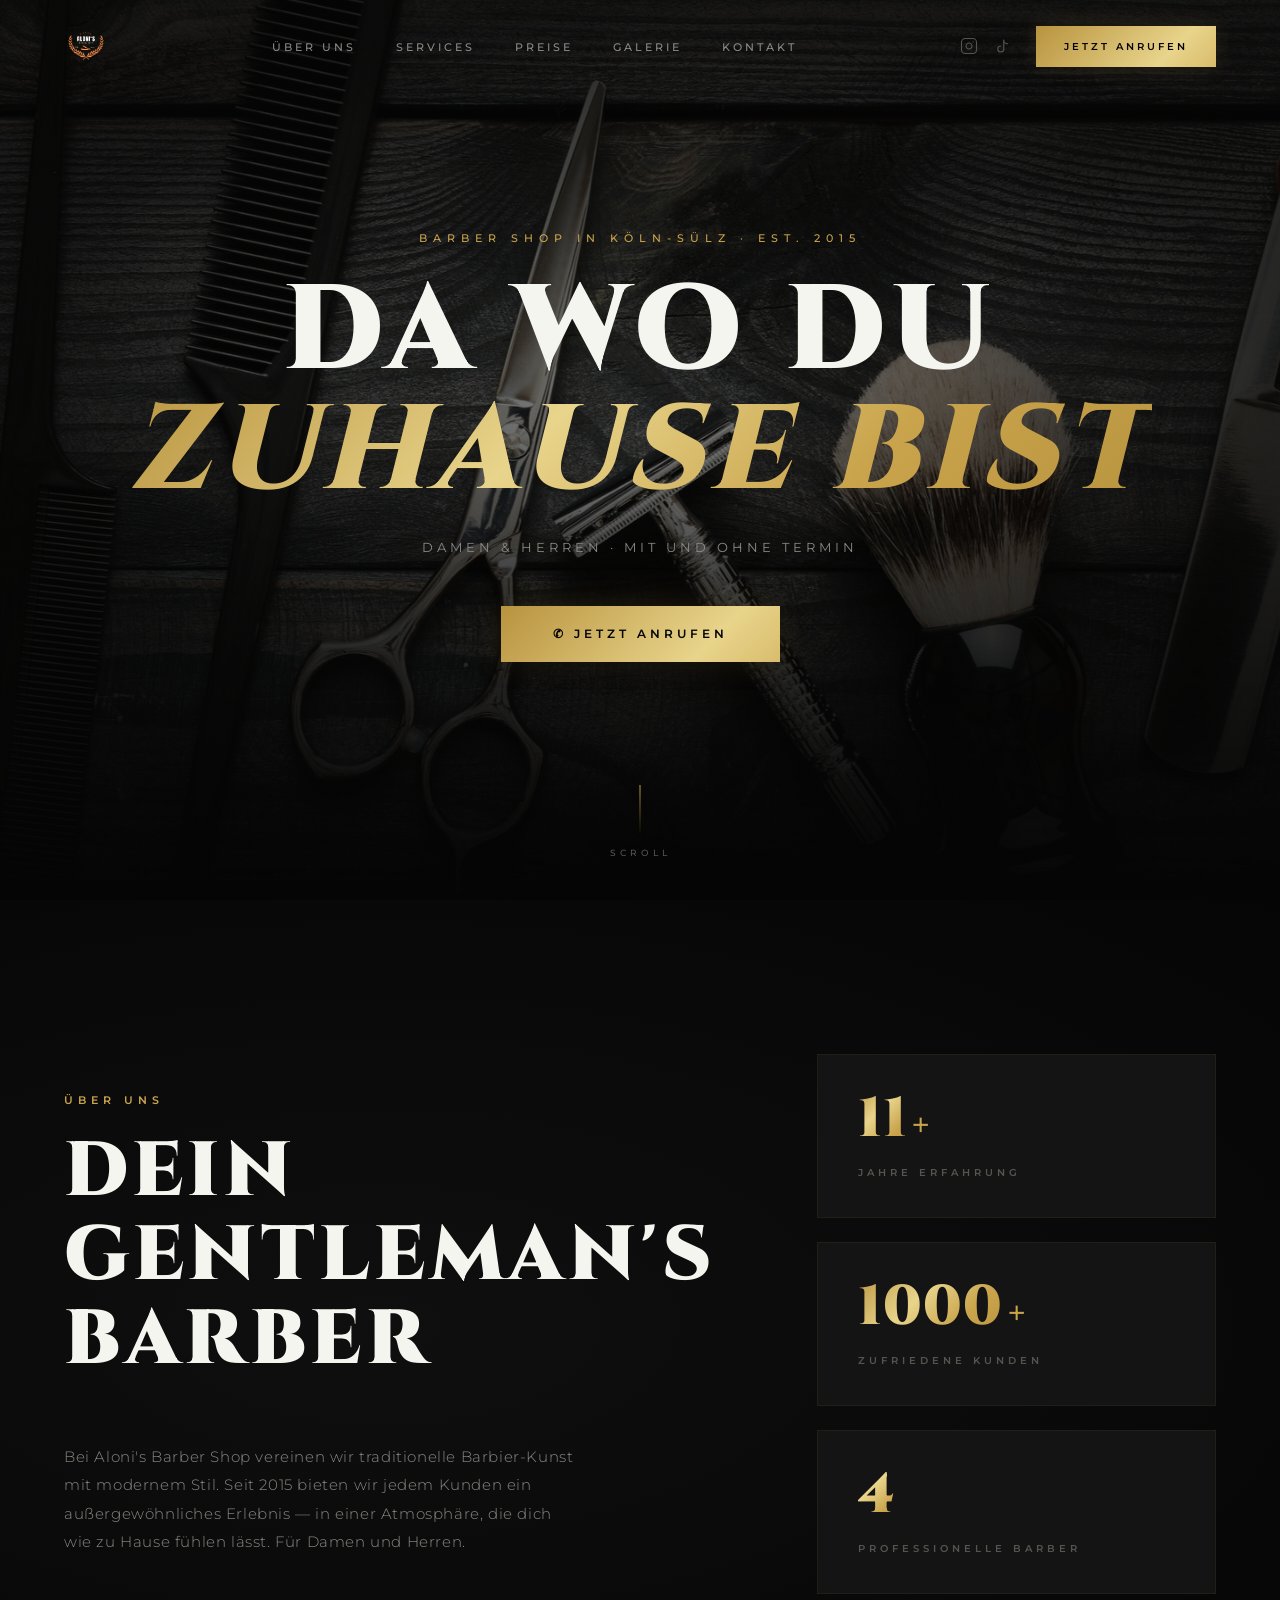
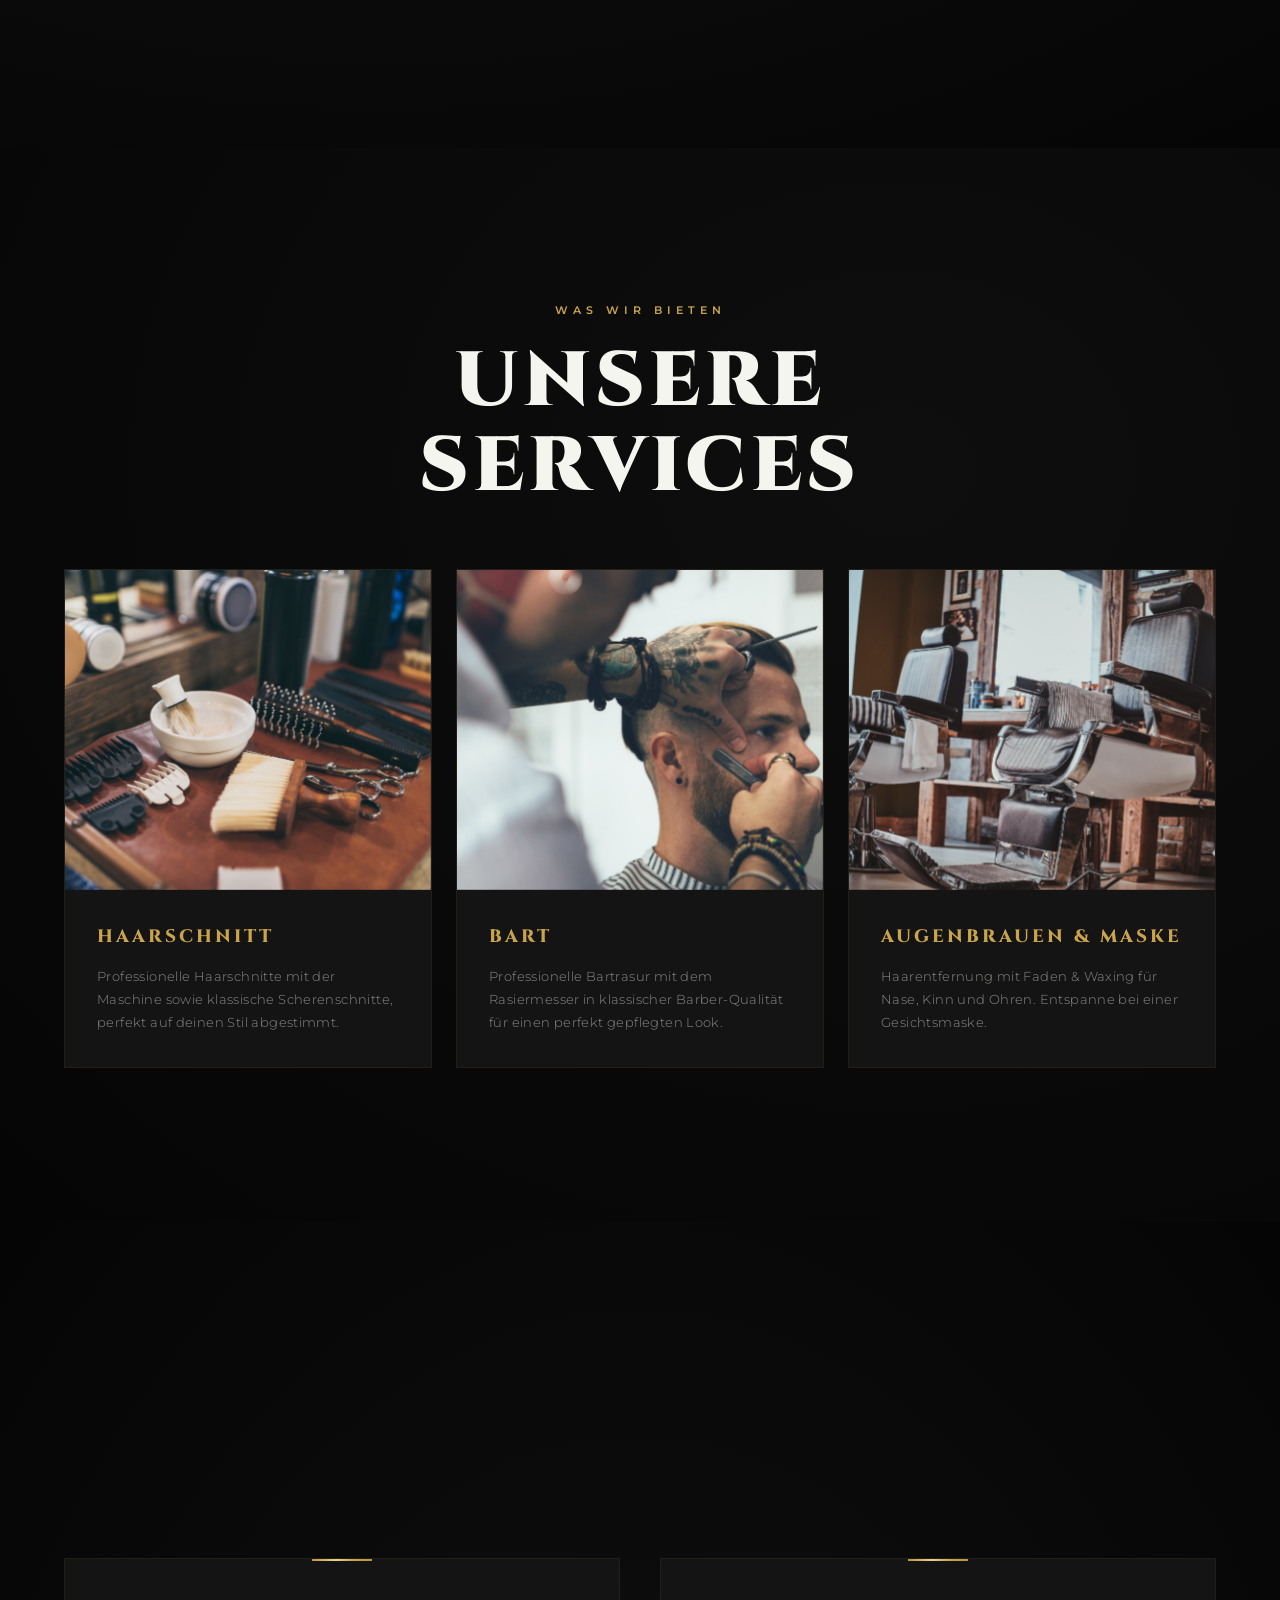
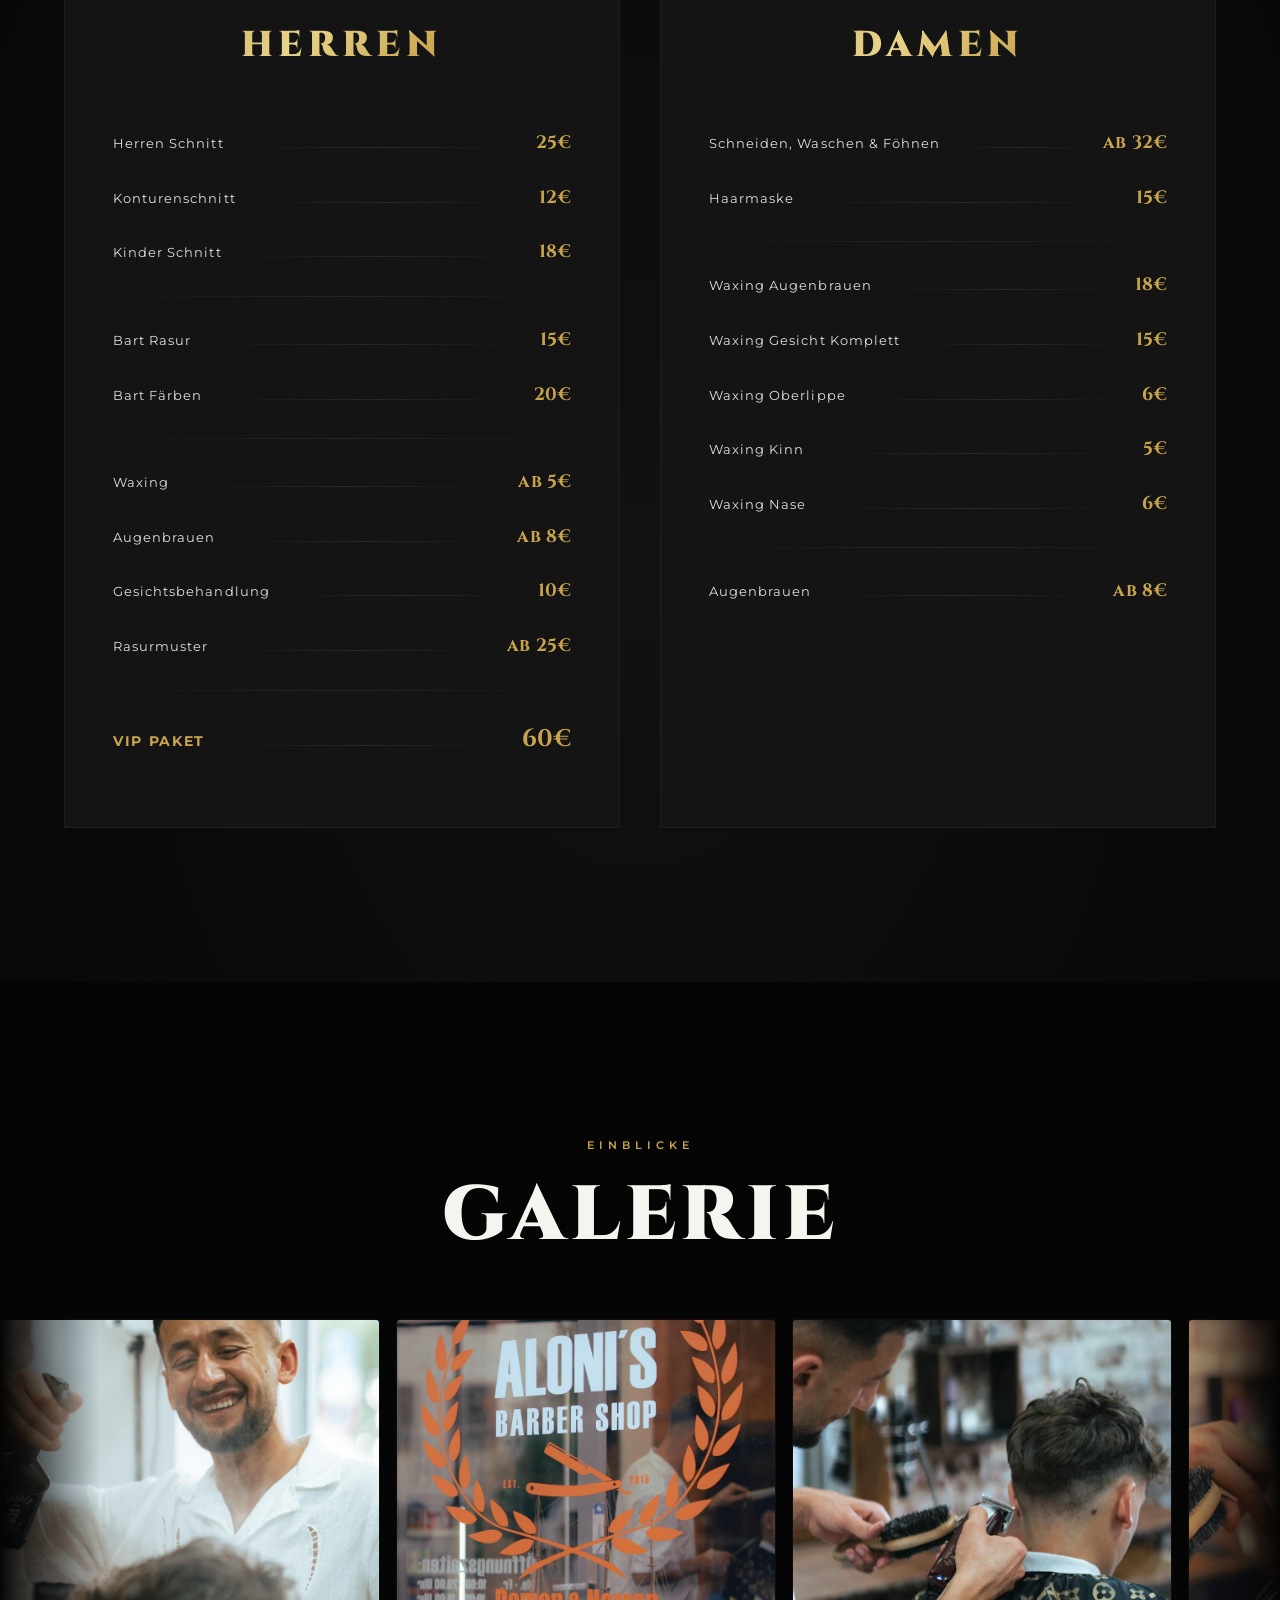
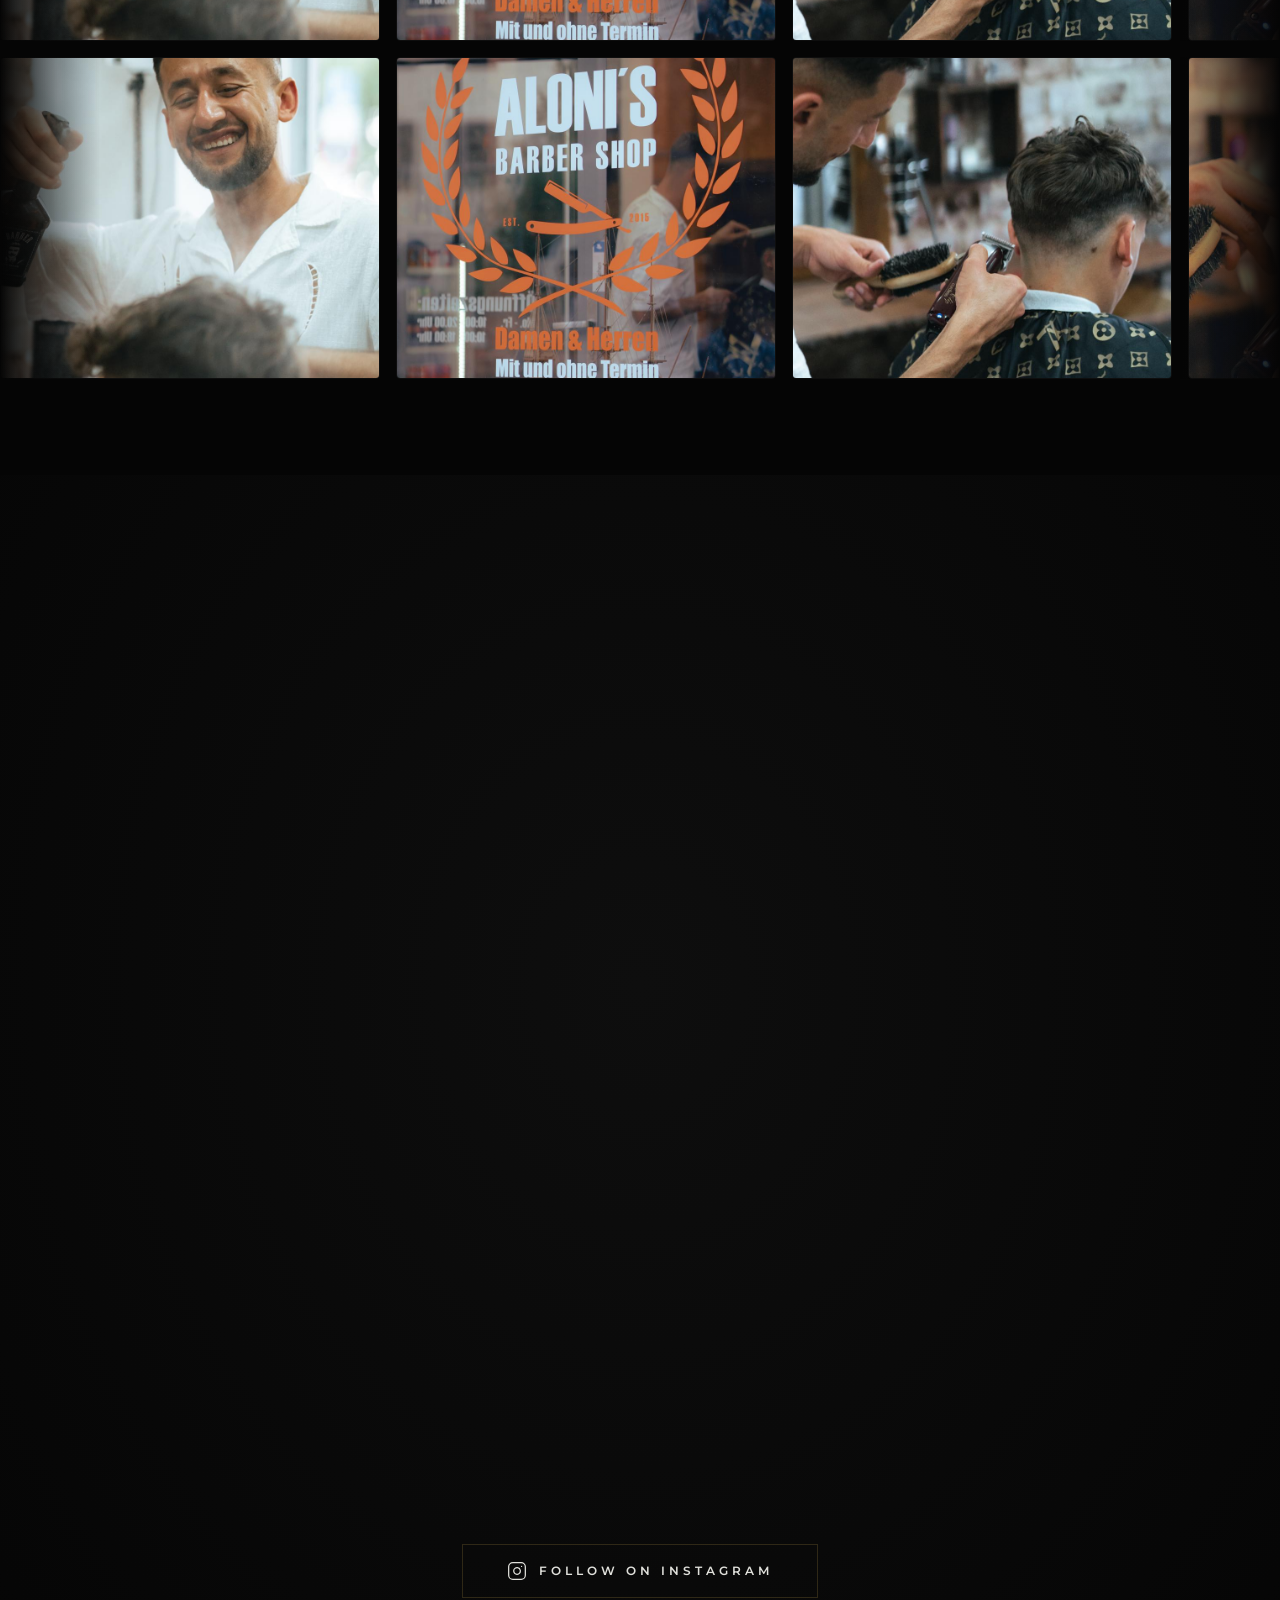
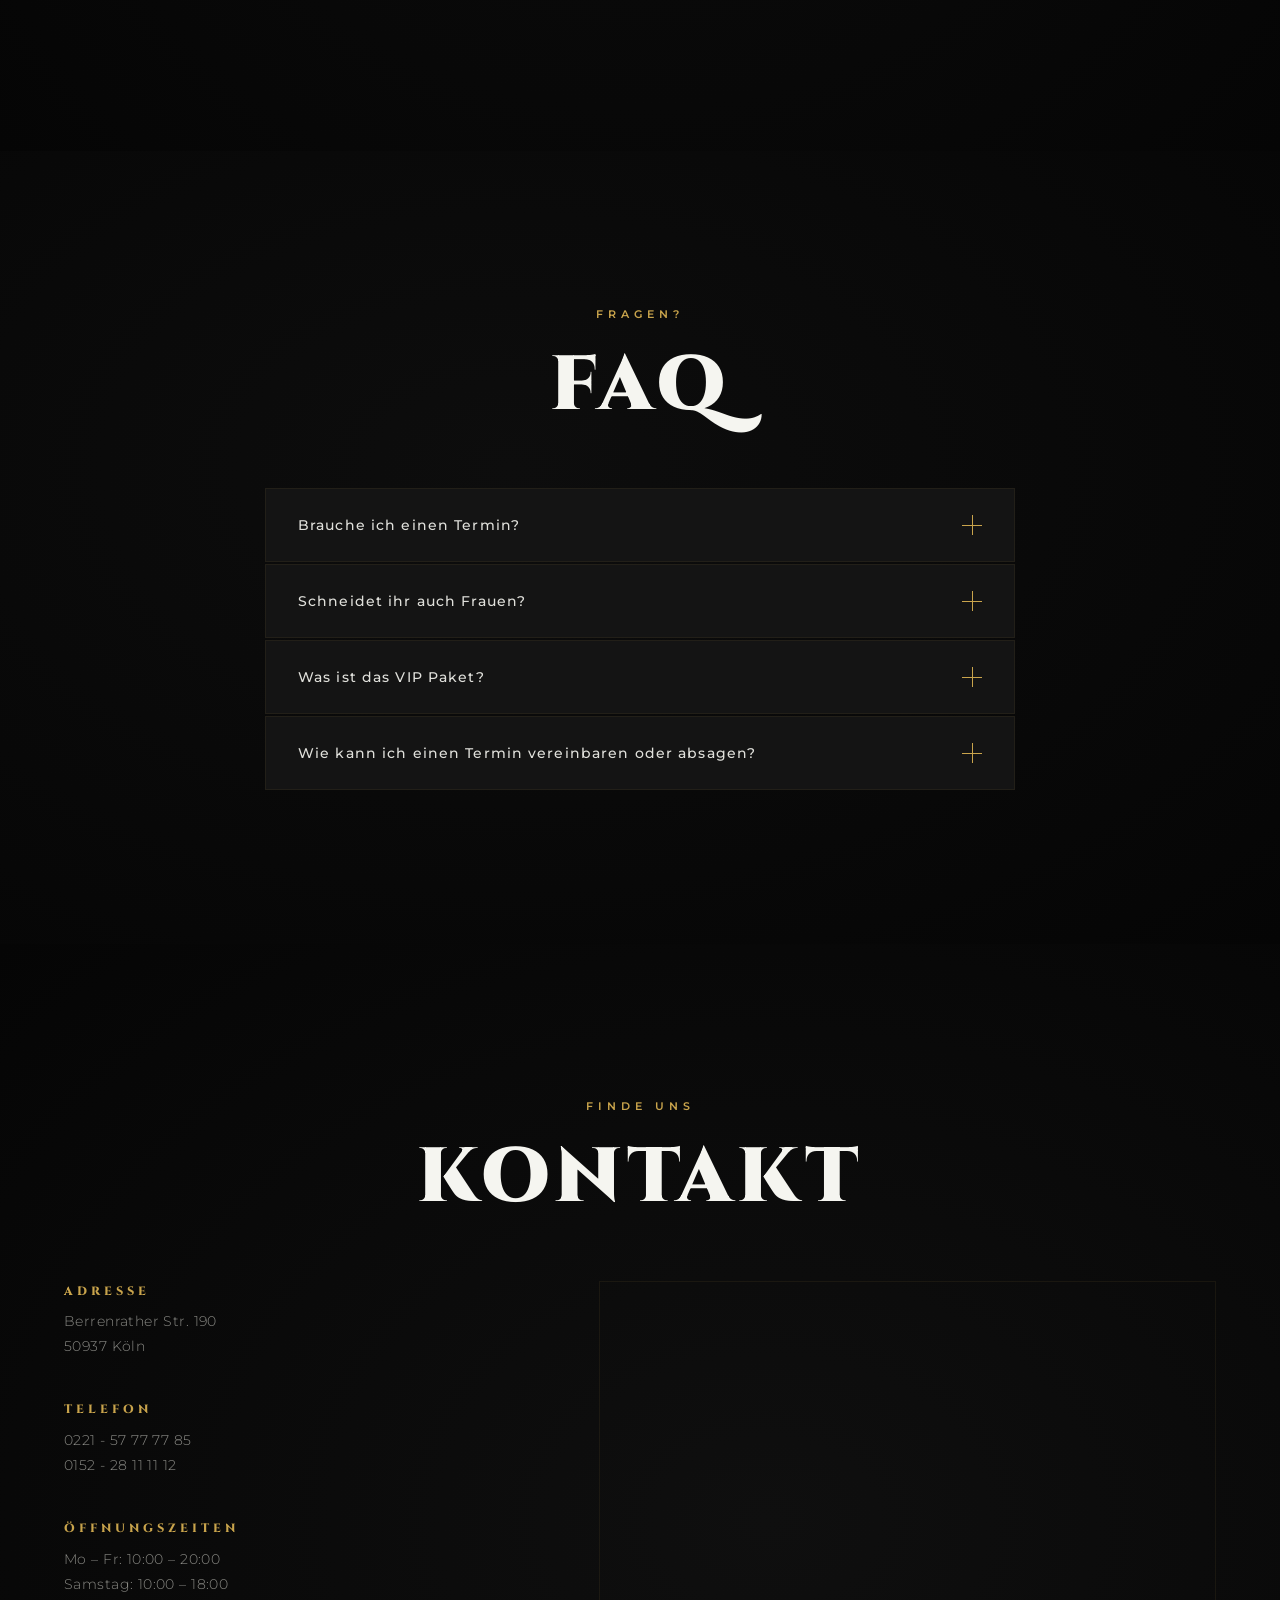
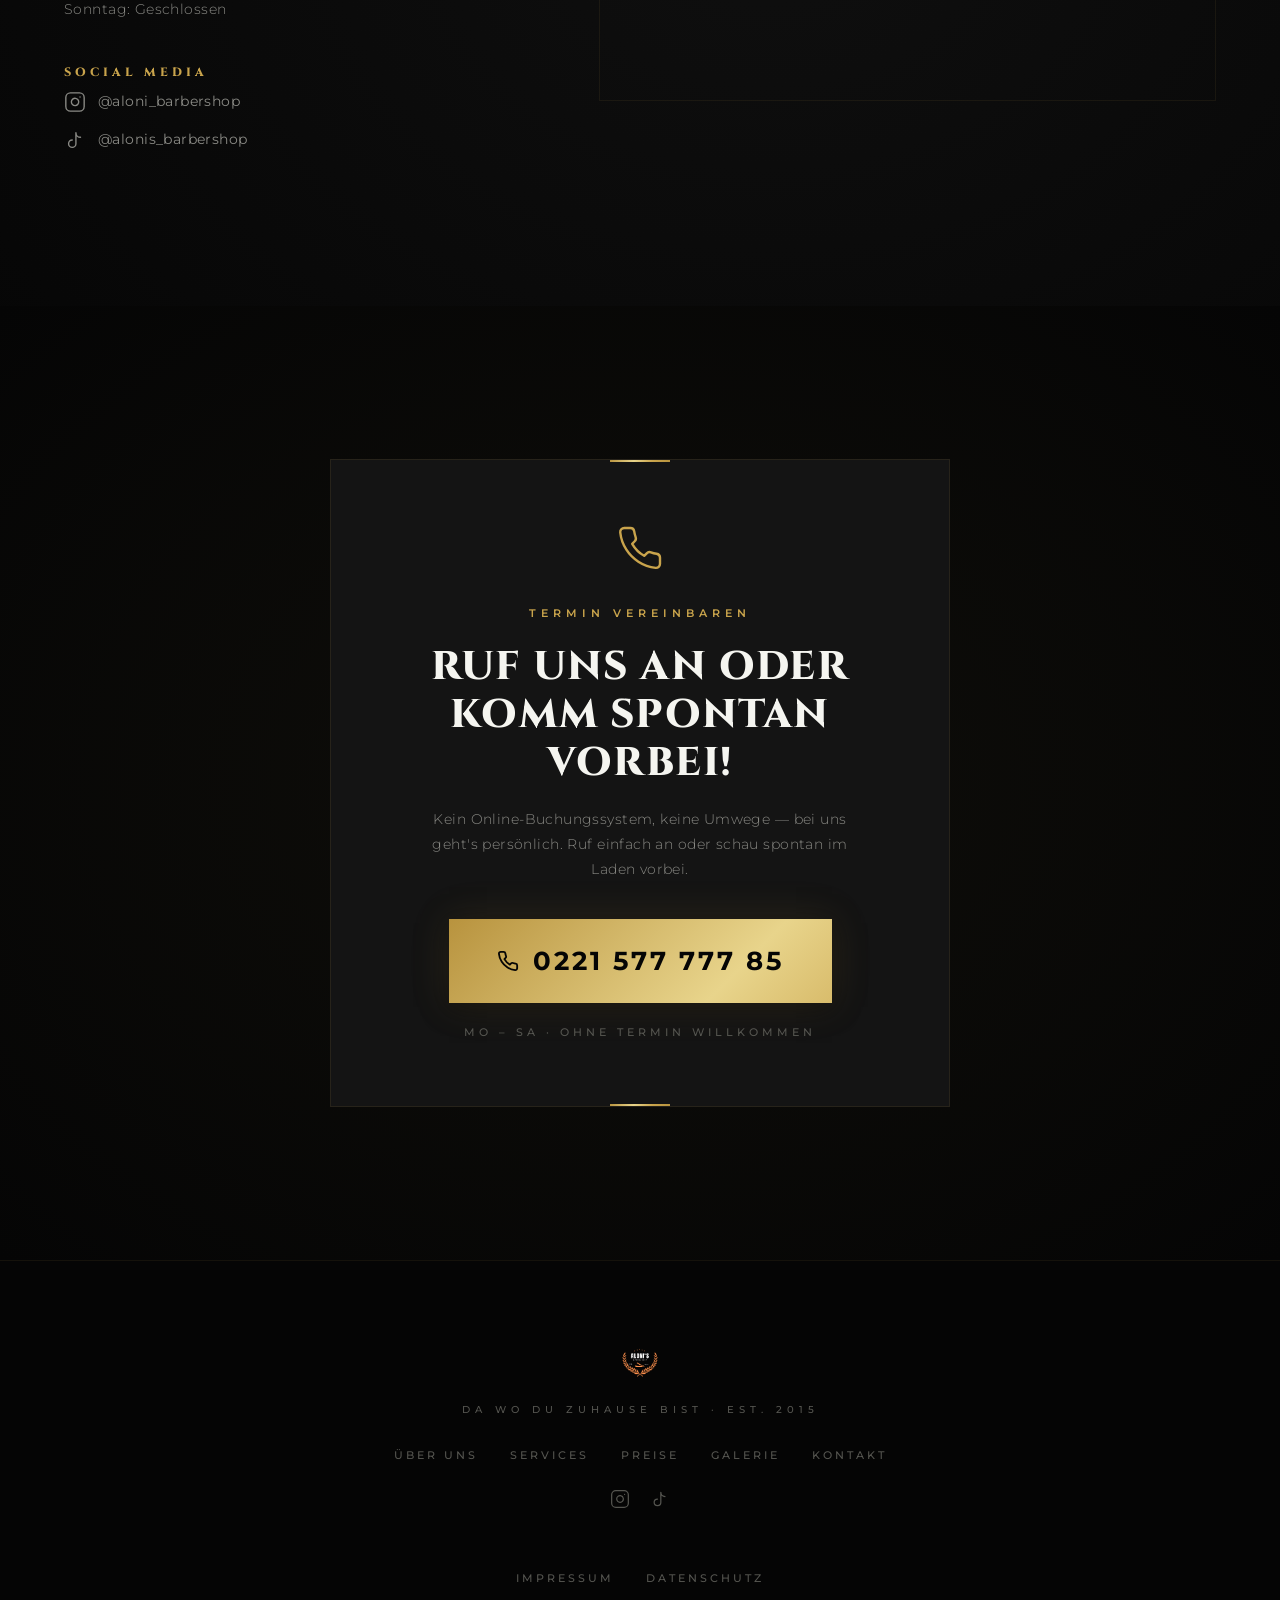
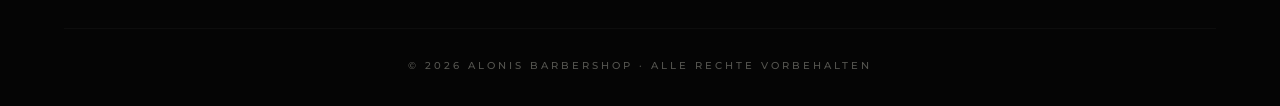
<file: index.html>
<!doctype html>
<html lang="de">
  <head>
    <meta charset="UTF-8" />
    <meta name="viewport" content="width=device-width, initial-scale=1.0" />
    <meta
      name="description"
      content="Aloni's Barber Shop Köln-Sülz – Da wo du zuhause bist. Professionelle Haarschnitte, Bartpflege und Gesichtsbehandlungen für Damen & Herren seit 2015."
    />
    <title>ALONI'S BARBER SHOP — Da wo du zuhause bist</title>

    <!-- Favicon -->
    <link rel="icon" type="image/png" href="/assets/images/logo.png" />
    <link rel="apple-touch-icon" href="/assets/images/logo.png" />

    <!-- Fonts: Cinzel (Display) + Montserrat (Body) -->
    <link rel="preconnect" href="https://fonts.googleapis.com" />
    <link rel="preconnect" href="https://fonts.gstatic.com" crossorigin />
    <link
      href="https://fonts.googleapis.com/css2?family=Cinzel:wght@400;600;700;800;900&family=Montserrat:wght@300;400;500;600;700&display=swap"
      rel="stylesheet"
    />

    <!-- Stylesheet -->
    <link rel="stylesheet" href="/assets/css/style.css" />
  </head>
  <body>
    <!-- LOADER -->
    <div class="page-loader" id="pageLoader">
      <div class="loader-logo">
        <img src="/assets/images/logo.png" alt="Aloni's" />
      </div>
      <div class="loader-bar"><div class="loader-fill"></div></div>
    </div>

    <!-- ═══════════════════════════════════════════
         NAVIGATION — Heavy Glassmorphism
    ═══════════════════════════════════════════ -->
    <nav class="navbar" id="navbar">
      <div class="nav-inner">
        <a href="#hero" class="nav-logo">
          <img
            src="/assets/images/logo.png"
            alt="Aloni's Barber Shop"
            class="nav-logo-img"
          />
        </a>
        <ul class="nav-links">
          <li><a href="#about">ÜBER UNS</a></li>
          <li><a href="#services">SERVICES</a></li>
          <li><a href="#preise">PREISE</a></li>
          <li><a href="#galerie">GALERIE</a></li>
          <li><a href="#kontakt">KONTAKT</a></li>
        </ul>
        <div class="nav-right">
          <div class="nav-socials">
            <a
              href="https://www.instagram.com/aloni_barbershop/"
              target="_blank"
              rel="noopener"
              aria-label="Instagram"
              class="social-icon"
            >
              <svg
                xmlns="http://www.w3.org/2000/svg"
                width="18"
                height="18"
                viewBox="0 0 24 24"
                fill="none"
                stroke="currentColor"
                stroke-width="1.5"
                stroke-linecap="round"
                stroke-linejoin="round"
              >
                <rect x="2" y="2" width="20" height="20" rx="5" ry="5" />
                <path d="M16 11.37A4 4 0 1 1 12.63 8 4 4 0 0 1 16 11.37z" />
                <line x1="17.5" y1="6.5" x2="17.51" y2="6.5" />
              </svg>
            </a>
            <a
              href="https://www.tiktok.com/@alonis_barbershop?_r=1&_t=ZG-93olIEzUlPs"
              target="_blank"
              rel="noopener"
              aria-label="TikTok"
              class="social-icon"
            >
              <svg
                xmlns="http://www.w3.org/2000/svg"
                width="18"
                height="18"
                viewBox="0 0 24 24"
                fill="none"
                stroke="currentColor"
                stroke-width="1.5"
                stroke-linecap="round"
                stroke-linejoin="round"
              >
                <path d="M9 12a4 4 0 1 0 4 4V4a5 5 0 0 0 5 5" />
              </svg>
            </a>
          </div>
          <a
            href="tel:022157777785"
            class="nav-cta"
            >JETZT ANRUFEN</a
          >
          <button class="nav-toggle" id="navToggle" aria-label="Menü">
            <span></span><span></span><span></span>
          </button>
        </div>
      </div>
    </nav>

    <!-- Fullscreen Overlay Menu -->
    <div class="overlay-menu" id="overlayMenu">
      <div class="overlay-bg"></div>
      <ul class="overlay-links">
        <li><a href="#about" class="overlay-link">ÜBER UNS</a></li>
        <li><a href="#services" class="overlay-link">SERVICES</a></li>
        <li><a href="#preise" class="overlay-link">PREISE</a></li>
        <li><a href="#galerie" class="overlay-link">GALERIE</a></li>
        <li><a href="#kontakt" class="overlay-link">KONTAKT</a></li>
        <li>
          <a
            href="tel:022157777785"
            class="overlay-link overlay-cta-link"
            >✆ JETZT ANRUFEN</a
          >
        </li>
      </ul>
      <div class="overlay-socials">
        <a
          href="https://www.instagram.com/aloni_barbershop/"
          target="_blank"
          rel="noopener"
          aria-label="Instagram"
          class="social-icon-lg"
        >
          <svg
            xmlns="http://www.w3.org/2000/svg"
            width="28"
            height="28"
            viewBox="0 0 24 24"
            fill="none"
            stroke="currentColor"
            stroke-width="1.5"
            stroke-linecap="round"
            stroke-linejoin="round"
          >
            <rect x="2" y="2" width="20" height="20" rx="5" ry="5" />
            <path d="M16 11.37A4 4 0 1 1 12.63 8 4 4 0 0 1 16 11.37z" />
            <line x1="17.5" y1="6.5" x2="17.51" y2="6.5" />
          </svg>
        </a>
        <a
          href="https://www.tiktok.com/@alonis_barbershop?_r=1&_t=ZG-93olIEzUlPs"
          target="_blank"
          rel="noopener"
          aria-label="TikTok"
          class="social-icon-lg"
        >
          <svg
            xmlns="http://www.w3.org/2000/svg"
            width="28"
            height="28"
            viewBox="0 0 24 24"
            fill="none"
            stroke="currentColor"
            stroke-width="1.5"
            stroke-linecap="round"
            stroke-linejoin="round"
          >
            <path d="M9 12a4 4 0 1 0 4 4V4a5 5 0 0 0 5 5" />
          </svg>
        </a>
      </div>
    </div>

    <!-- ═══════════════════════════════════════════
         HERO — Cinematic Fullscreen
    ═══════════════════════════════════════════ -->
    <section id="hero" class="hero">
      <div class="hero-bg"></div>
      <div class="hero-overlay"></div>
      <div class="hero-content">
        <p class="hero-eyebrow reveal-text">
          BARBER SHOP IN KÖLN-SÜLZ · EST. 2015
        </p>
        <h1 class="hero-heading">
          <span class="letter-reveal">Da wo du</span><br />
          <em class="letter-reveal delay-1">zuhause bist</em>
        </h1>
        <p class="hero-sub reveal-text delay-2">
          Damen & Herren · Mit und ohne Termin
        </p>
        <a
          href="tel:022157777785"
          class="btn-liquid reveal-text delay-3"
          >✆ JETZT ANRUFEN</a
        >
      </div>
      <div class="hero-scroll-indicator">
        <div class="scroll-line"></div>
        <span>SCROLL</span>
      </div>
    </section>

    <!-- ═══════════════════════════════════════════
         ABOUT — Editorial Spacious
    ═══════════════════════════════════════════ -->
    <section id="about" class="section about">
      <div class="container">
        <div class="about-grid">
          <div class="about-text">
            <span class="section-tag reveal-up">ÜBER UNS</span>
            <h2 class="section-heading reveal-up">
              DEIN<br />GENTLEMAN'S<br />BARBER
            </h2>
            <p class="body-text reveal-up">
              Bei Aloni's Barber Shop vereinen wir traditionelle Barbier-Kunst
              mit modernem Stil. Seit 2015 bieten wir jedem Kunden ein
              außergewöhnliches Erlebnis — in einer Atmosphäre, die dich wie zu
              Hause fühlen lässt. Für Damen und Herren.
            </p>
          </div>
          <div class="about-stats">
            <div class="stat-card reveal-up">
              <span class="stat-num" data-target="11">0</span>
              <span class="stat-plus">+</span>
              <span class="stat-label">JAHRE ERFAHRUNG</span>
            </div>
            <div class="stat-card reveal-up">
              <span class="stat-num" data-target="1000">0</span>
              <span class="stat-plus">+</span>
              <span class="stat-label">ZUFRIEDENE KUNDEN</span>
            </div>
            <div class="stat-card reveal-up">
              <span class="stat-num" data-target="4">0</span>
              <span class="stat-plus"></span>
              <span class="stat-label">PROFESSIONELLE BARBER</span>
            </div>
          </div>
        </div>
      </div>
    </section>

    <!-- ═══════════════════════════════════════════
         SERVICES — Clip-Path Cards
    ═══════════════════════════════════════════ -->
    <section id="services" class="section services">
      <div class="container">
        <span class="section-tag centered reveal-up">WAS WIR BIETEN</span>
        <h2 class="section-heading centered reveal-up">UNSERE<br />SERVICES</h2>
        <div class="services-grid">
          <div class="service-card reveal-up">
            <div class="service-img">
              <img
                src="/assets/images/gallery/Haarschnitt.jpg"
                alt="Professioneller Haarschnitt"
                loading="lazy"
              />
            </div>
            <div class="service-info">
              <h3>HAARSCHNITT</h3>
              <p>
                Professionelle Haarschnitte mit der Maschine sowie klassische
                Scherenschnitte, perfekt auf deinen Stil abgestimmt.
              </p>
            </div>
          </div>
          <div class="service-card reveal-up">
            <div class="service-img">
              <img
                src="/assets/images/gallery/Bart.jpg"
                alt="Professionelle Bartpflege"
                loading="lazy"
              />
            </div>
            <div class="service-info">
              <h3>BART</h3>
              <p>
                Professionelle Bartrasur mit dem Rasiermesser in klassischer
                Barber-Qualität für einen perfekt gepflegten Look.
              </p>
            </div>
          </div>
          <div class="service-card reveal-up">
            <div class="service-img">
              <img
                src="/assets/images/gallery/Augenbrauen %26 Maske .jpg"
                alt="Augenbrauen & Gesichtsmaske"
                loading="lazy"
              />
            </div>
            <div class="service-info">
              <h3>AUGENBRAUEN & MASKE</h3>
              <p>
                Haarentfernung mit Faden & Waxing für Nase, Kinn und Ohren.
                Entspanne bei einer Gesichtsmaske.
              </p>
            </div>
          </div>
        </div>
      </div>
    </section>

    <!-- ═══════════════════════════════════════════
         PRICES — Luxury Menu
    ═══════════════════════════════════════════ -->
    <section id="preise" class="section preise">
      <div class="container">
        <span class="section-tag centered reveal-up">DIE KARTE</span>
        <h2 class="section-heading centered reveal-up">PREISLISTE</h2>
        <div class="menu-grid">
          <!-- HERREN -->
          <div class="menu-panel reveal-up">
            <h3 class="menu-title">HERREN</h3>
            <div class="menu-row">
              <span>Herren Schnitt</span><span class="menu-line"></span
              ><span class="menu-price">25€</span>
            </div>
            <div class="menu-row">
              <span>Konturenschnitt</span><span class="menu-line"></span
              ><span class="menu-price">12€</span>
            </div>
            <div class="menu-row">
              <span>Kinder Schnitt</span><span class="menu-line"></span
              ><span class="menu-price">18€</span>
            </div>
            <div class="menu-sep"></div>
            <div class="menu-row">
              <span>Bart Rasur</span><span class="menu-line"></span
              ><span class="menu-price">15€</span>
            </div>
            <div class="menu-row">
              <span>Bart Färben</span><span class="menu-line"></span
              ><span class="menu-price">20€</span>
            </div>
            <div class="menu-sep"></div>
            <div class="menu-row">
              <span>Waxing</span><span class="menu-line"></span
              ><span class="menu-price">ab 5€</span>
            </div>
            <div class="menu-row">
              <span>Augenbrauen</span><span class="menu-line"></span
              ><span class="menu-price">ab 8€</span>
            </div>
            <div class="menu-row">
              <span>Gesichtsbehandlung</span><span class="menu-line"></span
              ><span class="menu-price">10€</span>
            </div>
            <div class="menu-row">
              <span>Rasurmuster</span><span class="menu-line"></span
              ><span class="menu-price">ab 25€</span>
            </div>
            <div class="menu-sep"></div>
            <div class="menu-row menu-row-vip">
              <span>VIP PAKET</span><span class="menu-line"></span
              ><span class="menu-price">60€</span>
            </div>
          </div>
          <!-- DAMEN -->
          <div class="menu-panel reveal-up">
            <h3 class="menu-title">DAMEN</h3>
            <div class="menu-row">
              <span>Schneiden, Waschen & Föhnen</span
              ><span class="menu-line"></span
              ><span class="menu-price">ab 32€</span>
            </div>
            <div class="menu-row">
              <span>Haarmaske</span><span class="menu-line"></span
              ><span class="menu-price">15€</span>
            </div>
            <div class="menu-sep"></div>
            <div class="menu-row">
              <span>Waxing Augenbrauen</span><span class="menu-line"></span
              ><span class="menu-price">18€</span>
            </div>
            <div class="menu-row">
              <span>Waxing Gesicht Komplett</span><span class="menu-line"></span
              ><span class="menu-price">15€</span>
            </div>
            <div class="menu-row">
              <span>Waxing Oberlippe</span><span class="menu-line"></span
              ><span class="menu-price">6€</span>
            </div>
            <div class="menu-row">
              <span>Waxing Kinn</span><span class="menu-line"></span
              ><span class="menu-price">5€</span>
            </div>
            <div class="menu-row">
              <span>Waxing Nase</span><span class="menu-line"></span
              ><span class="menu-price">6€</span>
            </div>
            <div class="menu-sep"></div>
            <div class="menu-row">
              <span>Augenbrauen</span><span class="menu-line"></span
              ><span class="menu-price">ab 8€</span>
            </div>
          </div>
        </div>
      </div>
    </section>

    <!-- ═══════════════════════════════════════════
         GALLERY — Infinite Marquee
    ═══════════════════════════════════════════ -->
    <section id="galerie" class="section galerie">
      <div class="container">
        <span class="section-tag centered reveal-up">EINBLICKE</span>
        <h2 class="section-heading centered reveal-up">GALERIE</h2>
      </div>
      <!-- Row 1 -->
      <div class="marquee">
        <div class="marquee-track marquee-left">
          <div class="marquee-item">
            <img
              src="/assets/images/gallery/1.jpg"
              alt="Aloni's Barber Shop"
              loading="lazy"
            />
          </div>
          <div class="marquee-item">
            <img
              src="/assets/images/gallery/2.jpg"
              alt="Aloni's Barber Shop"
              loading="lazy"
            />
          </div>
          <div class="marquee-item">
            <img
              src="/assets/images/gallery/3.jpg"
              alt="Aloni's Barber Shop"
              loading="lazy"
            />
          </div>
          <div class="marquee-item">
            <img
              src="/assets/images/gallery/4.jpg"
              alt="Aloni's Barber Shop"
              loading="lazy"
            />
          </div>
          <div class="marquee-item">
            <img
              src="/assets/images/gallery/Haarschnitt.jpg"
              alt="Aloni's Barber Shop"
              loading="lazy"
            />
          </div>
          <div class="marquee-item">
            <img
              src="/assets/images/gallery/Bart.jpg"
              alt="Aloni's Barber Shop"
              loading="lazy"
            />
          </div>
          <div class="marquee-item">
            <img
              src="/assets/images/gallery/Augenbrauen %26 Maske .jpg"
              alt="Aloni's Barber Shop"
              loading="lazy"
            />
          </div>
          <!-- Duplicate for infinite loop -->
          <div class="marquee-item">
            <img
              src="/assets/images/gallery/1.jpg"
              alt="Aloni's Barber Shop"
              loading="lazy"
            />
          </div>
          <div class="marquee-item">
            <img
              src="/assets/images/gallery/2.jpg"
              alt="Aloni's Barber Shop"
              loading="lazy"
            />
          </div>
          <div class="marquee-item">
            <img
              src="/assets/images/gallery/3.jpg"
              alt="Aloni's Barber Shop"
              loading="lazy"
            />
          </div>
          <div class="marquee-item">
            <img
              src="/assets/images/gallery/4.jpg"
              alt="Aloni's Barber Shop"
              loading="lazy"
            />
          </div>
          <div class="marquee-item">
            <img
              src="/assets/images/gallery/Haarschnitt.jpg"
              alt="Aloni's Barber Shop"
              loading="lazy"
            />
          </div>
          <div class="marquee-item">
            <img
              src="/assets/images/gallery/Bart.jpg"
              alt="Aloni's Barber Shop"
              loading="lazy"
            />
          </div>
          <div class="marquee-item">
            <img
              src="/assets/images/gallery/Augenbrauen %26 Maske .jpg"
              alt="Aloni's Barber Shop"
              loading="lazy"
            />
          </div>
        </div>
      </div>
      <!-- Row 2 -->
      <div class="marquee">
        <div class="marquee-track marquee-right">
          <div class="marquee-item">
            <img
              src="/assets/images/gallery/1.jpg"
              alt="Aloni's Barber Shop"
              loading="lazy"
            />
          </div>
          <div class="marquee-item">
            <img
              src="/assets/images/gallery/2.jpg"
              alt="Aloni's Barber Shop"
              loading="lazy"
            />
          </div>
          <div class="marquee-item">
            <img
              src="/assets/images/gallery/3.jpg"
              alt="Aloni's Barber Shop"
              loading="lazy"
            />
          </div>
          <div class="marquee-item">
            <img
              src="/assets/images/gallery/4.jpg"
              alt="Aloni's Barber Shop"
              loading="lazy"
            />
          </div>
          <div class="marquee-item">
            <img
              src="/assets/images/gallery/Haarschnitt.jpg"
              alt="Aloni's Barber Shop"
              loading="lazy"
            />
          </div>
          <div class="marquee-item">
            <img
              src="/assets/images/gallery/Bart.jpg"
              alt="Aloni's Barber Shop"
              loading="lazy"
            />
          </div>
          <div class="marquee-item">
            <img
              src="/assets/images/gallery/Augenbrauen %26 Maske .jpg"
              alt="Aloni's Barber Shop"
              loading="lazy"
            />
          </div>
          <!-- Duplicate -->
          <div class="marquee-item">
            <img
              src="/assets/images/gallery/4.jpg"
              alt="Aloni's Barber Shop"
              loading="lazy"
            />
          </div>
          <div class="marquee-item">
            <img
              src="/assets/images/gallery/Bart.jpg"
              alt="Aloni's Barber Shop"
              loading="lazy"
            />
          </div>
          <div class="marquee-item">
            <img
              src="/assets/images/gallery/1.jpg"
              alt="Aloni's Barber Shop"
              loading="lazy"
            />
          </div>
          <div class="marquee-item">
            <img
              src="/assets/images/gallery/Haarschnitt.jpg"
              alt="Aloni's Barber Shop"
              loading="lazy"
            />
          </div>
          <div class="marquee-item">
            <img
              src="/assets/images/gallery/3.jpg"
              alt="Aloni's Barber Shop"
              loading="lazy"
            />
          </div>
          <div class="marquee-item">
            <img
              src="/assets/images/gallery/2.jpg"
              alt="Aloni's Barber Shop"
              loading="lazy"
            />
          </div>
        </div>
      </div>
    </section>

    <!-- ═══════════════════════════════════════════
         INSTAGRAM FEED — Premium Grid
    ═══════════════════════════════════════════ -->
    <section id="instagram" class="section insta-section">
      <div class="container">
        <span class="section-tag centered reveal-up">FOLGE UNS</span>
        <h2 class="section-heading centered reveal-up">INSTAGRAM</h2>

        <!-- Profile Header -->
        <div class="insta-profile reveal-up">
          <div class="insta-avatar">
            <img src="/assets/images/logo.png" alt="Aloni's Barber Shop" />
          </div>
          <div class="insta-profile-info">
            <div class="insta-username">
              <span>aloni_barbershop</span>
              <svg
                class="insta-verified"
                xmlns="http://www.w3.org/2000/svg"
                width="16"
                height="16"
                viewBox="0 0 24 24"
                fill="#c9a44c"
              >
                <path
                  d="M22.5 12.5c0-1.58-.875-2.95-2.148-3.6.154-.435.238-.905.238-1.4 0-2.21-1.71-3.998-3.818-3.998-.47 0-.92.084-1.336.25C14.818 2.415 13.51 1.5 12 1.5s-2.816.917-3.437 2.25c-.415-.165-.866-.25-1.336-.25-2.11 0-3.818 1.79-3.818 4 0 .494.083.964.237 1.4-1.272.65-2.147 2.018-2.147 3.6 0 1.495.782 2.798 1.942 3.486-.02.17-.032.34-.032.514 0 2.21 1.708 4 3.818 4 .47 0 .92-.086 1.335-.25.62 1.334 1.926 2.25 3.437 2.25 1.512 0 2.818-.916 3.437-2.25.415.163.865.248 1.336.248 2.11 0 3.818-1.79 3.818-4 0-.174-.012-.344-.033-.513 1.158-.687 1.943-1.99 1.943-3.484zm-6.616-3.334l-4.334 6.5c-.145.217-.382.334-.625.334-.143 0-.288-.04-.416-.126l-.115-.094-2.415-2.415c-.293-.293-.293-.768 0-1.06s.768-.294 1.06 0l1.77 1.767 3.825-5.74c.23-.345.696-.436 1.04-.207.346.23.44.696.21 1.04z"
                />
              </svg>
            </div>
            <p class="insta-bio">Barber Shop in Köln-Sülz ✂️ Damen & Herren</p>
          </div>
          <a
            href="https://www.instagram.com/aloni_barbershop/"
            target="_blank"
            rel="noopener"
            class="insta-follow-btn"
            >FOLGEN</a
          >
        </div>

        <!-- Instagram Grid -->
        <div class="insta-grid reveal-up">
          <a
            href="https://www.instagram.com/aloni_barbershop/"
            target="_blank"
            rel="noopener"
            class="insta-post"
          >
            <img
              src="/assets/images/gallery/1.jpg"
              alt="Aloni's Barber Shop Post"
              loading="lazy"
            />
            <div class="insta-post-overlay">
              <div class="insta-post-stats">
                <span
                  ><svg
                    xmlns="http://www.w3.org/2000/svg"
                    width="18"
                    height="18"
                    viewBox="0 0 24 24"
                    fill="white"
                  >
                    <path
                      d="M12 21.35l-1.45-1.32C5.4 15.36 2 12.28 2 8.5 2 5.42 4.42 3 7.5 3c1.74 0 3.41.81 4.5 2.09C13.09 3.81 14.76 3 16.5 3 19.58 3 22 5.42 22 8.5c0 3.78-3.4 6.86-8.55 11.54L12 21.35z"
                    />
                  </svg>
                  124</span
                >
                <span
                  ><svg
                    xmlns="http://www.w3.org/2000/svg"
                    width="18"
                    height="18"
                    viewBox="0 0 24 24"
                    fill="white"
                  >
                    <path
                      d="M21.99 4c0-1.1-.89-2-1.99-2H4c-1.1 0-2 .9-2 2v12c0 1.1.9 2 2 2h14l4 4-.01-18z"
                    />
                  </svg>
                  8</span
                >
              </div>
            </div>
          </a>
          <a
            href="https://www.instagram.com/aloni_barbershop/"
            target="_blank"
            rel="noopener"
            class="insta-post"
          >
            <img
              src="/assets/images/gallery/Haarschnitt.jpg"
              alt="Aloni's Barber Shop Post"
              loading="lazy"
            />
            <div class="insta-post-overlay">
              <div class="insta-post-stats">
                <span
                  ><svg
                    xmlns="http://www.w3.org/2000/svg"
                    width="18"
                    height="18"
                    viewBox="0 0 24 24"
                    fill="white"
                  >
                    <path
                      d="M12 21.35l-1.45-1.32C5.4 15.36 2 12.28 2 8.5 2 5.42 4.42 3 7.5 3c1.74 0 3.41.81 4.5 2.09C13.09 3.81 14.76 3 16.5 3 19.58 3 22 5.42 22 8.5c0 3.78-3.4 6.86-8.55 11.54L12 21.35z"
                    />
                  </svg>
                  89</span
                >
                <span
                  ><svg
                    xmlns="http://www.w3.org/2000/svg"
                    width="18"
                    height="18"
                    viewBox="0 0 24 24"
                    fill="white"
                  >
                    <path
                      d="M21.99 4c0-1.1-.89-2-1.99-2H4c-1.1 0-2 .9-2 2v12c0 1.1.9 2 2 2h14l4 4-.01-18z"
                    />
                  </svg>
                  12</span
                >
              </div>
            </div>
          </a>
          <a
            href="https://www.instagram.com/aloni_barbershop/"
            target="_blank"
            rel="noopener"
            class="insta-post"
          >
            <img
              src="/assets/images/gallery/Bart.jpg"
              alt="Aloni's Barber Shop Post"
              loading="lazy"
            />
            <div class="insta-post-overlay">
              <div class="insta-post-stats">
                <span
                  ><svg
                    xmlns="http://www.w3.org/2000/svg"
                    width="18"
                    height="18"
                    viewBox="0 0 24 24"
                    fill="white"
                  >
                    <path
                      d="M12 21.35l-1.45-1.32C5.4 15.36 2 12.28 2 8.5 2 5.42 4.42 3 7.5 3c1.74 0 3.41.81 4.5 2.09C13.09 3.81 14.76 3 16.5 3 19.58 3 22 5.42 22 8.5c0 3.78-3.4 6.86-8.55 11.54L12 21.35z"
                    />
                  </svg>
                  156</span
                >
                <span
                  ><svg
                    xmlns="http://www.w3.org/2000/svg"
                    width="18"
                    height="18"
                    viewBox="0 0 24 24"
                    fill="white"
                  >
                    <path
                      d="M21.99 4c0-1.1-.89-2-1.99-2H4c-1.1 0-2 .9-2 2v12c0 1.1.9 2 2 2h14l4 4-.01-18z"
                    />
                  </svg>
                  15</span
                >
              </div>
            </div>
          </a>
          <a
            href="https://www.instagram.com/aloni_barbershop/"
            target="_blank"
            rel="noopener"
            class="insta-post"
          >
            <img
              src="/assets/images/gallery/2.jpg"
              alt="Aloni's Barber Shop Post"
              loading="lazy"
            />
            <div class="insta-post-overlay">
              <div class="insta-post-stats">
                <span
                  ><svg
                    xmlns="http://www.w3.org/2000/svg"
                    width="18"
                    height="18"
                    viewBox="0 0 24 24"
                    fill="white"
                  >
                    <path
                      d="M12 21.35l-1.45-1.32C5.4 15.36 2 12.28 2 8.5 2 5.42 4.42 3 7.5 3c1.74 0 3.41.81 4.5 2.09C13.09 3.81 14.76 3 16.5 3 19.58 3 22 5.42 22 8.5c0 3.78-3.4 6.86-8.55 11.54L12 21.35z"
                    />
                  </svg>
                  201</span
                >
                <span
                  ><svg
                    xmlns="http://www.w3.org/2000/svg"
                    width="18"
                    height="18"
                    viewBox="0 0 24 24"
                    fill="white"
                  >
                    <path
                      d="M21.99 4c0-1.1-.89-2-1.99-2H4c-1.1 0-2 .9-2 2v12c0 1.1.9 2 2 2h14l4 4-.01-18z"
                    />
                  </svg>
                  23</span
                >
              </div>
            </div>
          </a>
          <a
            href="https://www.instagram.com/aloni_barbershop/"
            target="_blank"
            rel="noopener"
            class="insta-post"
          >
            <img
              src="/assets/images/gallery/3.jpg"
              alt="Aloni's Barber Shop Post"
              loading="lazy"
            />
            <div class="insta-post-overlay">
              <div class="insta-post-stats">
                <span
                  ><svg
                    xmlns="http://www.w3.org/2000/svg"
                    width="18"
                    height="18"
                    viewBox="0 0 24 24"
                    fill="white"
                  >
                    <path
                      d="M12 21.35l-1.45-1.32C5.4 15.36 2 12.28 2 8.5 2 5.42 4.42 3 7.5 3c1.74 0 3.41.81 4.5 2.09C13.09 3.81 14.76 3 16.5 3 19.58 3 22 5.42 22 8.5c0 3.78-3.4 6.86-8.55 11.54L12 21.35z"
                    />
                  </svg>
                  97</span
                >
                <span
                  ><svg
                    xmlns="http://www.w3.org/2000/svg"
                    width="18"
                    height="18"
                    viewBox="0 0 24 24"
                    fill="white"
                  >
                    <path
                      d="M21.99 4c0-1.1-.89-2-1.99-2H4c-1.1 0-2 .9-2 2v12c0 1.1.9 2 2 2h14l4 4-.01-18z"
                    />
                  </svg>
                  6</span
                >
              </div>
            </div>
          </a>
          <a
            href="https://www.instagram.com/aloni_barbershop/"
            target="_blank"
            rel="noopener"
            class="insta-post"
          >
            <img
              src="/assets/images/gallery/Augenbrauen %26 Maske .jpg"
              alt="Aloni's Barber Shop Post"
              loading="lazy"
            />
            <div class="insta-post-overlay">
              <div class="insta-post-stats">
                <span
                  ><svg
                    xmlns="http://www.w3.org/2000/svg"
                    width="18"
                    height="18"
                    viewBox="0 0 24 24"
                    fill="white"
                  >
                    <path
                      d="M12 21.35l-1.45-1.32C5.4 15.36 2 12.28 2 8.5 2 5.42 4.42 3 7.5 3c1.74 0 3.41.81 4.5 2.09C13.09 3.81 14.76 3 16.5 3 19.58 3 22 5.42 22 8.5c0 3.78-3.4 6.86-8.55 11.54L12 21.35z"
                    />
                  </svg>
                  143</span
                >
                <span
                  ><svg
                    xmlns="http://www.w3.org/2000/svg"
                    width="18"
                    height="18"
                    viewBox="0 0 24 24"
                    fill="white"
                  >
                    <path
                      d="M21.99 4c0-1.1-.89-2-1.99-2H4c-1.1 0-2 .9-2 2v12c0 1.1.9 2 2 2h14l4 4-.01-18z"
                    />
                  </svg>
                  18</span
                >
              </div>
            </div>
          </a>
          <a
            href="https://www.instagram.com/aloni_barbershop/"
            target="_blank"
            rel="noopener"
            class="insta-post"
          >
            <img
              src="/assets/images/gallery/4.jpg"
              alt="Aloni's Barber Shop Post"
              loading="lazy"
            />
            <div class="insta-post-overlay">
              <div class="insta-post-stats">
                <span
                  ><svg
                    xmlns="http://www.w3.org/2000/svg"
                    width="18"
                    height="18"
                    viewBox="0 0 24 24"
                    fill="white"
                  >
                    <path
                      d="M12 21.35l-1.45-1.32C5.4 15.36 2 12.28 2 8.5 2 5.42 4.42 3 7.5 3c1.74 0 3.41.81 4.5 2.09C13.09 3.81 14.76 3 16.5 3 19.58 3 22 5.42 22 8.5c0 3.78-3.4 6.86-8.55 11.54L12 21.35z"
                    />
                  </svg>
                  178</span
                >
                <span
                  ><svg
                    xmlns="http://www.w3.org/2000/svg"
                    width="18"
                    height="18"
                    viewBox="0 0 24 24"
                    fill="white"
                  >
                    <path
                      d="M21.99 4c0-1.1-.89-2-1.99-2H4c-1.1 0-2 .9-2 2v12c0 1.1.9 2 2 2h14l4 4-.01-18z"
                    />
                  </svg>
                  21</span
                >
              </div>
            </div>
          </a>
          <a
            href="https://www.instagram.com/aloni_barbershop/"
            target="_blank"
            rel="noopener"
            class="insta-post"
          >
            <img
              src="/assets/images/gallery/1.jpg"
              alt="Aloni's Barber Shop Post"
              loading="lazy"
            />
            <div class="insta-post-overlay">
              <div class="insta-post-stats">
                <span
                  ><svg
                    xmlns="http://www.w3.org/2000/svg"
                    width="18"
                    height="18"
                    viewBox="0 0 24 24"
                    fill="white"
                  >
                    <path
                      d="M12 21.35l-1.45-1.32C5.4 15.36 2 12.28 2 8.5 2 5.42 4.42 3 7.5 3c1.74 0 3.41.81 4.5 2.09C13.09 3.81 14.76 3 16.5 3 19.58 3 22 5.42 22 8.5c0 3.78-3.4 6.86-8.55 11.54L12 21.35z"
                    />
                  </svg>
                  112</span
                >
                <span
                  ><svg
                    xmlns="http://www.w3.org/2000/svg"
                    width="18"
                    height="18"
                    viewBox="0 0 24 24"
                    fill="white"
                  >
                    <path
                      d="M21.99 4c0-1.1-.89-2-1.99-2H4c-1.1 0-2 .9-2 2v12c0 1.1.9 2 2 2h14l4 4-.01-18z"
                    />
                  </svg>
                  9</span
                >
              </div>
            </div>
          </a>
        </div>

        <!-- Follow CTA -->
        <div class="insta-cta reveal-up">
          <a
            href="https://www.instagram.com/aloni_barbershop/"
            target="_blank"
            rel="noopener"
            class="insta-follow-cta"
          >
            <svg
              xmlns="http://www.w3.org/2000/svg"
              width="20"
              height="20"
              viewBox="0 0 24 24"
              fill="none"
              stroke="currentColor"
              stroke-width="1.5"
              stroke-linecap="round"
              stroke-linejoin="round"
            >
              <rect x="2" y="2" width="20" height="20" rx="5" ry="5" />
              <path d="M16 11.37A4 4 0 1 1 12.63 8 4 4 0 0 1 16 11.37z" />
              <line x1="17.5" y1="6.5" x2="17.51" y2="6.5" />
            </svg>
            FOLLOW ON INSTAGRAM
          </a>
        </div>
      </div>
    </section>

    <!-- ═══════════════════════════════════════════
         FAQ
    ═══════════════════════════════════════════ -->
    <section id="faq" class="section faq">
      <div class="container">
        <span class="section-tag centered reveal-up">FRAGEN?</span>
        <h2 class="section-heading centered reveal-up">FAQ</h2>
        <div class="faq-list">
          <div class="faq-item reveal-up">
            <button class="faq-q">
              <span>Brauche ich einen Termin?</span
              ><span class="faq-icon"></span>
            </button>
            <div class="faq-a">
              <p>
                Nein! Du kannst auch gerne ohne Termin vorbeischauen. Allerdings
                musst du dann etwas Wartezeit mitbringen!
              </p>
            </div>
          </div>
          <div class="faq-item reveal-up">
            <button class="faq-q">
              <span>Schneidet ihr auch Frauen?</span
              ><span class="faq-icon"></span>
            </button>
            <div class="faq-a">
              <p>
                Ja! Wir bieten eine komplette Damen-Preisliste an — von
                Schneiden, Waschen & Föhnen bis zu Waxing-Services.
              </p>
            </div>
          </div>
          <div class="faq-item reveal-up">
            <button class="faq-q">
              <span>Was ist das VIP Paket?</span><span class="faq-icon"></span>
            </button>
            <div class="faq-a">
              <p>
                Unser VIP Paket für 60€ umfasst alle Premium-Services in einer
                Sitzung — der ultimative Gentleman's Barber Erlebnis.
              </p>
            </div>
          </div>
          <div class="faq-item reveal-up">
            <button class="faq-q">
              <span>Wie kann ich einen Termin vereinbaren oder absagen?</span
              ><span class="faq-icon"></span>
            </button>
            <div class="faq-a">
              <p>
                Ruf uns einfach an unter
                <a href="tel:022157777785" style="color: var(--gold); text-decoration: underline;">0221 577 777 85</a>
                — wir kümmern uns um alles Weitere!
              </p>
            </div>
          </div>
        </div>
      </div>
    </section>

    <!-- ═══════════════════════════════════════════
         CONTACT
    ═══════════════════════════════════════════ -->
    <section id="kontakt" class="section kontakt">
      <div class="container">
        <span class="section-tag centered reveal-up">FINDE UNS</span>
        <h2 class="section-heading centered reveal-up">KONTAKT</h2>
        <div class="kontakt-grid">
          <div class="kontakt-info reveal-up">
            <div class="info-item">
              <h3>ADRESSE</h3>
              <p>Berrenrather Str. 190<br />50937 Köln</p>
            </div>
            <div class="info-item">
              <h3>TELEFON</h3>
              <p>
                <a href="tel:+492215777785">0221 - 57 77 77 85</a><br /><a
                  href="tel:+4915228111112"
                  >0152 - 28 11 11 12</a
                >
              </p>
            </div>
            <div class="info-item">
              <h3>ÖFFNUNGSZEITEN</h3>
              <p>
                Mo – Fr: 10:00 – 20:00<br />Samstag: 10:00 – 18:00<br />Sonntag:
                Geschlossen
              </p>
            </div>
            <div class="info-item">
              <h3>SOCIAL MEDIA</h3>
              <div class="social-links">
                <a
                  href="https://www.instagram.com/aloni_barbershop/"
                  target="_blank"
                  rel="noopener"
                  class="social-link"
                >
                  <svg
                    xmlns="http://www.w3.org/2000/svg"
                    width="22"
                    height="22"
                    viewBox="0 0 24 24"
                    fill="none"
                    stroke="currentColor"
                    stroke-width="1.5"
                    stroke-linecap="round"
                    stroke-linejoin="round"
                  >
                    <rect x="2" y="2" width="20" height="20" rx="5" ry="5" />
                    <path d="M16 11.37A4 4 0 1 1 12.63 8 4 4 0 0 1 16 11.37z" />
                    <line x1="17.5" y1="6.5" x2="17.51" y2="6.5" />
                  </svg>
                  <span>@aloni_barbershop</span>
                </a>
                <a
                  href="https://www.tiktok.com/@alonis_barbershop?_r=1&_t=ZG-93olIEzUlPs"
                  target="_blank"
                  rel="noopener"
                  class="social-link"
                >
                  <svg
                    xmlns="http://www.w3.org/2000/svg"
                    width="22"
                    height="22"
                    viewBox="0 0 24 24"
                    fill="none"
                    stroke="currentColor"
                    stroke-width="1.5"
                    stroke-linecap="round"
                    stroke-linejoin="round"
                  >
                    <path d="M9 12a4 4 0 1 0 4 4V4a5 5 0 0 0 5 5" />
                  </svg>
                  <span>@alonis_barbershop</span>
                </a>
              </div>
            </div>
          </div>
          <div class="kontakt-map reveal-up">
            <iframe
              src="https://www.google.com/maps/embed?pb=!1m18!1m12!1m3!1d2515.448!2d6.9245!3d50.9185!2m3!1f0!2f0!3f0!3m2!1i1024!2i768!4f13.1!3m3!1m2!1s0x47bf25a5f0b3b3b3%3A0x1234567890abcdef!2sBerrenrather+Str.+190%2C+50937+K%C3%B6ln!5e0!3m2!1sde!2sde!4v1700000000000"
              width="100%"
              height="100%"
              style="border: 0"
              allowfullscreen=""
              loading="lazy"
              referrerpolicy="no-referrer-when-downgrade"
            ></iframe>
          </div>
        </div>
      </div>
    </section>

    <!-- ═══════════════════════════════════════════
         BOOKING CTA — Premium Call-To-Action
    ═══════════════════════════════════════════ -->
    <section id="termin" class="section booking-cta-section">
      <div class="container">
        <div class="booking-cta-block reveal-up">
          <div class="booking-cta-icon">
            <svg xmlns="http://www.w3.org/2000/svg" width="48" height="48" viewBox="0 0 24 24" fill="none" stroke="currentColor" stroke-width="1.2" stroke-linecap="round" stroke-linejoin="round">
              <path d="M22 16.92v3a2 2 0 0 1-2.18 2 19.79 19.79 0 0 1-8.63-3.07 19.5 19.5 0 0 1-6-6 19.79 19.79 0 0 1-3.07-8.67A2 2 0 0 1 4.11 2h3a2 2 0 0 1 2 1.72c.127.96.361 1.903.7 2.81a2 2 0 0 1-.45 2.11L8.09 9.91a16 16 0 0 0 6 6l1.27-1.27a2 2 0 0 1 2.11-.45c.907.339 1.85.573 2.81.7A2 2 0 0 1 22 16.92z"/>
            </svg>
          </div>
          <span class="section-tag centered">TERMIN VEREINBAREN</span>
          <h2 class="booking-cta-heading">Ruf uns an oder<br>komm spontan vorbei!</h2>
          <p class="booking-cta-sub">
            Kein Online-Buchungssystem, keine Umwege — bei uns geht's persönlich.
            Ruf einfach an oder schau spontan im Laden vorbei.
          </p>
          <a href="tel:022157777785" class="booking-cta-phone" id="bookingCtaPhone">
            <span class="booking-cta-phone-icon">
              <svg xmlns="http://www.w3.org/2000/svg" width="22" height="22" viewBox="0 0 24 24" fill="none" stroke="currentColor" stroke-width="2" stroke-linecap="round" stroke-linejoin="round">
                <path d="M22 16.92v3a2 2 0 0 1-2.18 2 19.79 19.79 0 0 1-8.63-3.07 19.5 19.5 0 0 1-6-6 19.79 19.79 0 0 1-3.07-8.67A2 2 0 0 1 4.11 2h3a2 2 0 0 1 2 1.72c.127.96.361 1.903.7 2.81a2 2 0 0 1-.45 2.11L8.09 9.91a16 16 0 0 0 6 6l1.27-1.27a2 2 0 0 1 2.11-.45c.907.339 1.85.573 2.81.7A2 2 0 0 1 22 16.92z"/>
              </svg>
            </span>
            0221 577 777 85
          </a>
          <p class="booking-cta-hint">Mo – Sa · Ohne Termin willkommen</p>
        </div>
      </div>
    </section>

    <!-- ═══════════════════════════════════════════
         FOOTER — Minimalist
    ═══════════════════════════════════════════ -->
    <footer class="footer">
      <div class="container">
        <div class="footer-main">
          <img
            src="/assets/images/logo.png"
            alt="Aloni's Barber Shop"
            class="footer-logo"
          />
          <p class="footer-tagline">DA WO DU ZUHAUSE BIST · EST. 2015</p>
          <div class="footer-links">
            <a href="#about">Über uns</a>
            <a href="#services">Services</a>
            <a href="#preise">Preise</a>
            <a href="#galerie">Galerie</a>
            <a href="#kontakt">Kontakt</a>
          </div>
          <div class="footer-socials">
            <a
              href="https://www.instagram.com/aloni_barbershop/"
              target="_blank"
              rel="noopener"
              aria-label="Instagram"
              class="social-icon"
            >
              <svg
                xmlns="http://www.w3.org/2000/svg"
                width="20"
                height="20"
                viewBox="0 0 24 24"
                fill="none"
                stroke="currentColor"
                stroke-width="1.5"
                stroke-linecap="round"
                stroke-linejoin="round"
              >
                <rect x="2" y="2" width="20" height="20" rx="5" ry="5" />
                <path d="M16 11.37A4 4 0 1 1 12.63 8 4 4 0 0 1 16 11.37z" />
                <line x1="17.5" y1="6.5" x2="17.51" y2="6.5" />
              </svg>
            </a>
            <a
              href="https://www.tiktok.com/@alonis_barbershop?_r=1&_t=ZG-93olIEzUlPs"
              target="_blank"
              rel="noopener"
              aria-label="TikTok"
              class="social-icon"
            >
              <svg
                xmlns="http://www.w3.org/2000/svg"
                width="20"
                height="20"
                viewBox="0 0 24 24"
                fill="none"
                stroke="currentColor"
                stroke-width="1.5"
                stroke-linecap="round"
                stroke-linejoin="round"
              >
                <path d="M9 12a4 4 0 1 0 4 4V4a5 5 0 0 0 5 5" />
              </svg>
            </a>
          </div>
        </div>
        <div class="footer-legal">
          <a href="/impressum/">Impressum</a>
          <a href="/datenschutzerklaerung-2/">Datenschutz</a>
        </div>
        <div class="footer-bottom">
          <p>&copy; 2026 ALONIS BARBERSHOP · ALLE RECHTE VORBEHALTEN</p>
        </div>
      </div>
    </footer>

    <!-- FAB Mobile CTA -->
    <a
      href="tel:022157777785"
      class="fab-cta"
      id="fabCta"
      >✆ ANRUFEN</a
    >

    <!-- Scripts -->
    <script src="/assets/js/main.js"></script>
  </body>
</html>
</file>
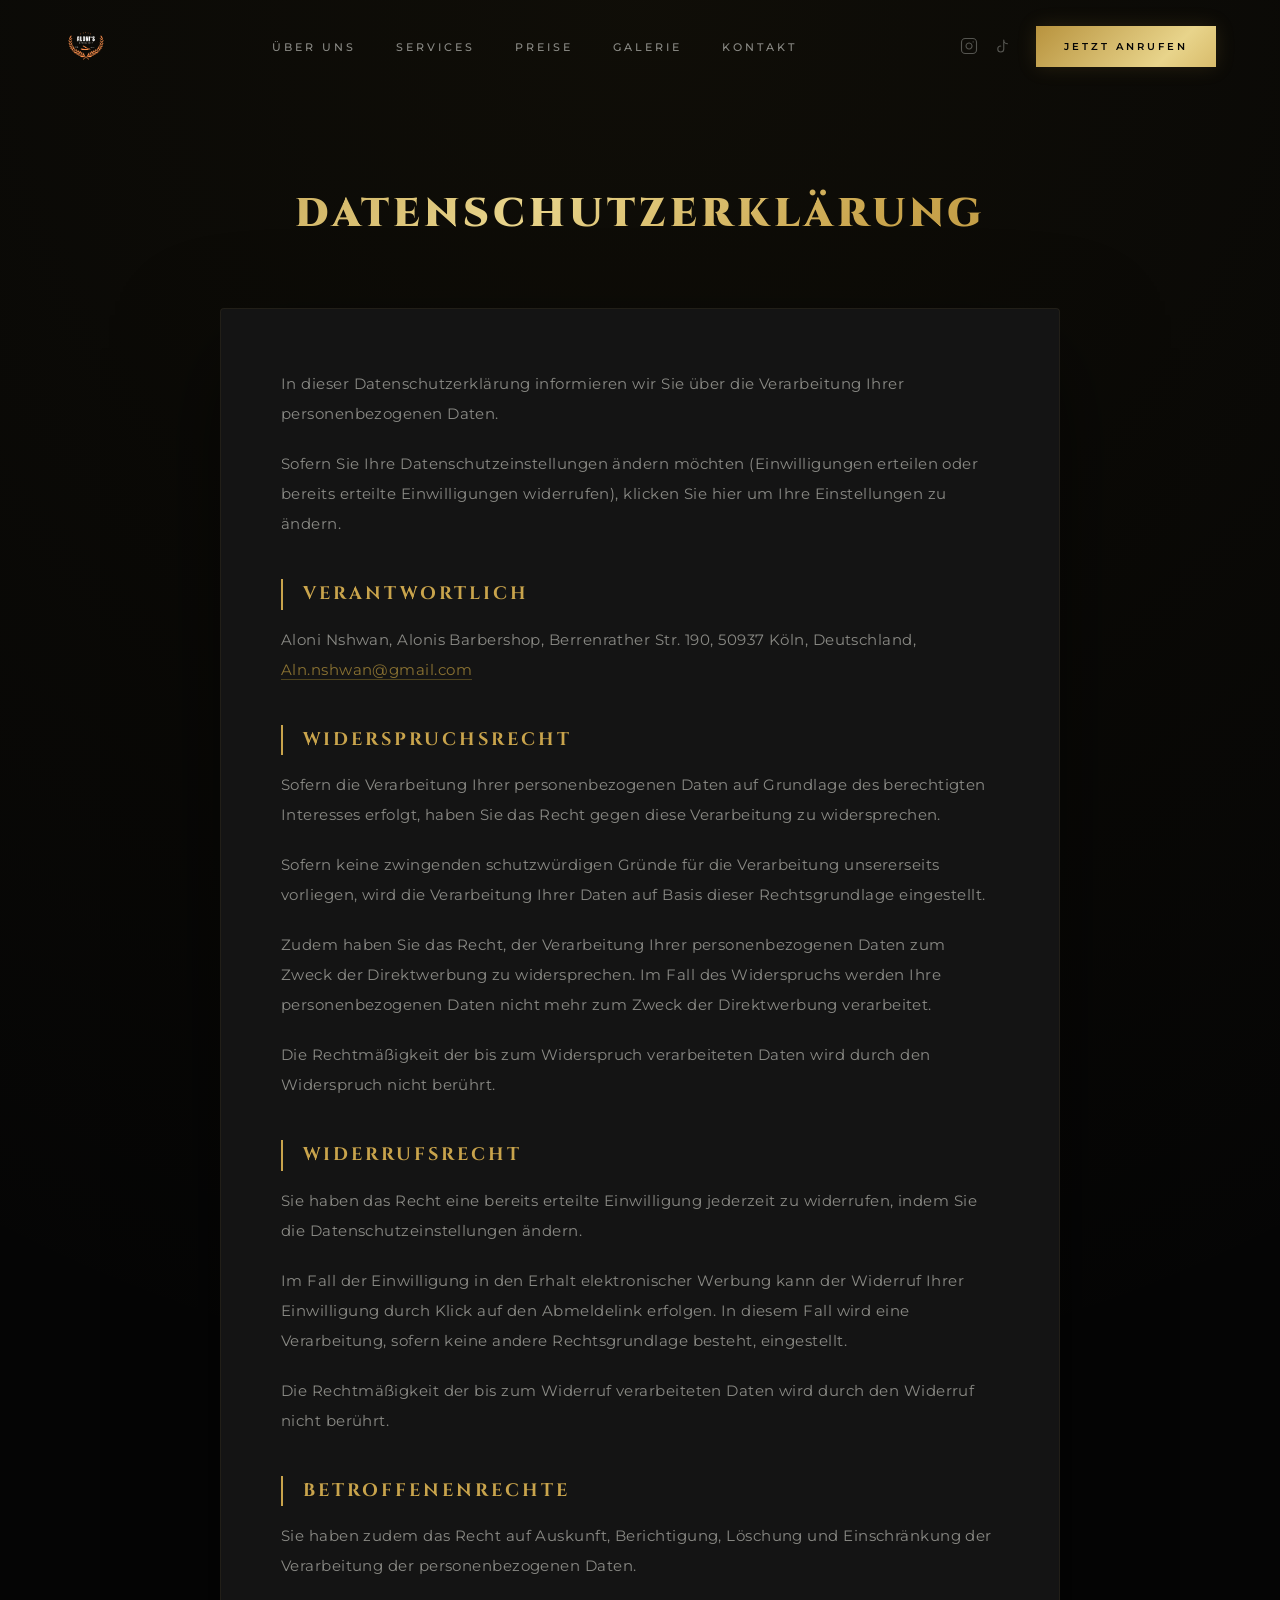
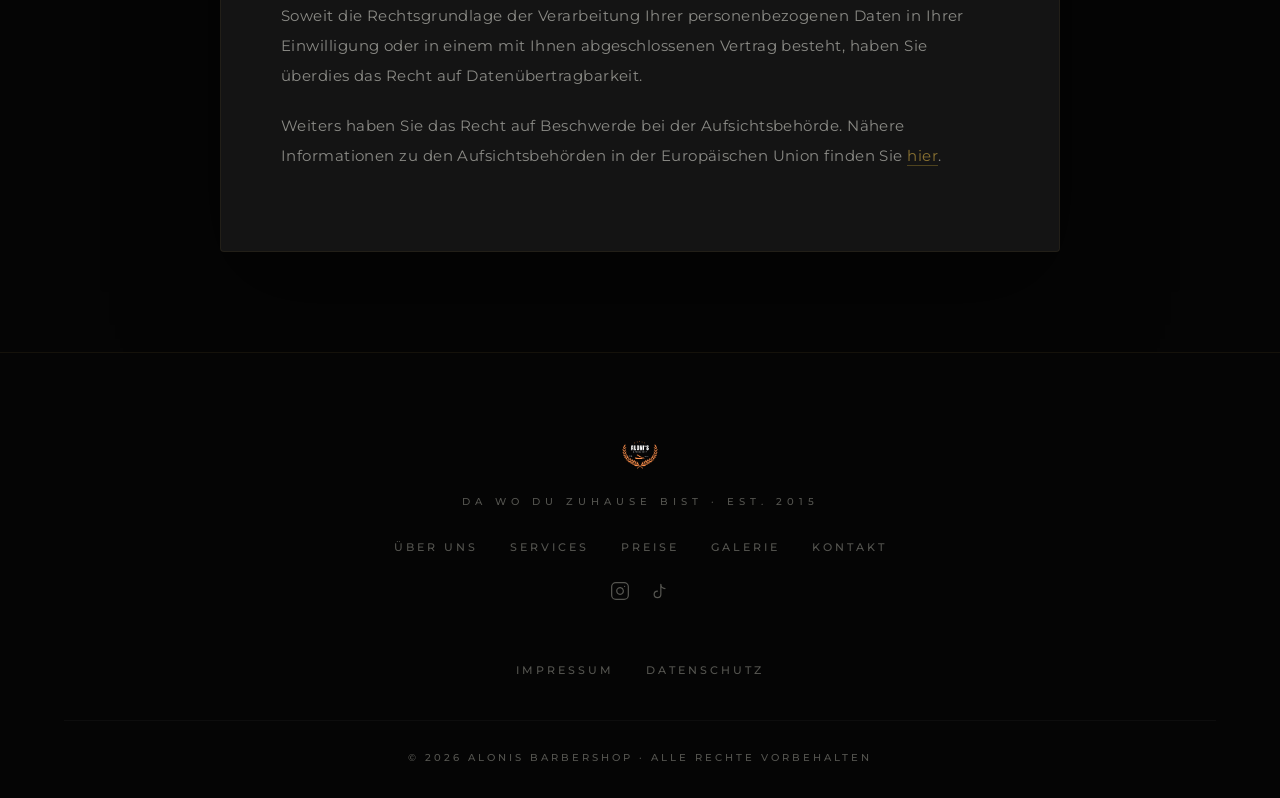
<file: datenschutzerklaerung-2.html>
<!doctype html>
<html lang="de">
  <head>
    <meta charset="UTF-8" />
    <meta name="viewport" content="width=device-width, initial-scale=1.0" />
    <meta
      name="description"
      content="Datenschutzerklärung – Aloni's Barber Shop Köln-Sülz. Informationen zur Verarbeitung Ihrer personenbezogenen Daten."
    />
    <title>Datenschutzerklärung — ALONI'S BARBER SHOP</title>

    <!-- Favicon -->
    <link rel="icon" type="image/png" href="/assets/images/logo.png" />
    <link rel="apple-touch-icon" href="/assets/images/logo.png" />

    <!-- Fonts: Cinzel (Display) + Montserrat (Body) -->
    <link rel="preconnect" href="https://fonts.googleapis.com" />
    <link rel="preconnect" href="https://fonts.gstatic.com" crossorigin />
    <link
      href="https://fonts.googleapis.com/css2?family=Cinzel:wght@400;600;700;800;900&family=Montserrat:wght@300;400;500;600;700&display=swap"
      rel="stylesheet"
    />

    <!-- Stylesheet -->
    <link rel="stylesheet" href="/assets/css/style.css" />
  </head>
  <body>
    <!-- ═══════════════════════════════════════════
         NAVIGATION — Heavy Glassmorphism
    ═══════════════════════════════════════════ -->
    <nav class="navbar" id="navbar">
      <div class="nav-inner">
        <a href="/" class="nav-logo">
          <img
            src="/assets/images/logo.png"
            alt="Aloni's Barber Shop"
            class="nav-logo-img"
          />
        </a>
        <ul class="nav-links">
          <li><a href="/#about">ÜBER UNS</a></li>
          <li><a href="/#services">SERVICES</a></li>
          <li><a href="/#preise">PREISE</a></li>
          <li><a href="/#galerie">GALERIE</a></li>
          <li><a href="/#kontakt">KONTAKT</a></li>
        </ul>
        <div class="nav-right">
          <div class="nav-socials">
            <a
              href="https://www.instagram.com/aloni_barbershop/"
              target="_blank"
              rel="noopener"
              aria-label="Instagram"
              class="social-icon"
            >
              <svg
                xmlns="http://www.w3.org/2000/svg"
                width="18"
                height="18"
                viewBox="0 0 24 24"
                fill="none"
                stroke="currentColor"
                stroke-width="1.5"
                stroke-linecap="round"
                stroke-linejoin="round"
              >
                <rect x="2" y="2" width="20" height="20" rx="5" ry="5" />
                <path d="M16 11.37A4 4 0 1 1 12.63 8 4 4 0 0 1 16 11.37z" />
                <line x1="17.5" y1="6.5" x2="17.51" y2="6.5" />
              </svg>
            </a>
            <a
              href="https://www.tiktok.com/@alonis_barbershop?_r=1&_t=ZG-93olIEzUlPs"
              target="_blank"
              rel="noopener"
              aria-label="TikTok"
              class="social-icon"
            >
              <svg
                xmlns="http://www.w3.org/2000/svg"
                width="18"
                height="18"
                viewBox="0 0 24 24"
                fill="none"
                stroke="currentColor"
                stroke-width="1.5"
                stroke-linecap="round"
                stroke-linejoin="round"
              >
                <path d="M9 12a4 4 0 1 0 4 4V4a5 5 0 0 0 5 5" />
              </svg>
            </a>
          </div>
          <a
            href="tel:022157777785"
            class="nav-cta"
            >JETZT ANRUFEN</a
          >
          <button class="nav-toggle" id="navToggle" aria-label="Menü">
            <span></span><span></span><span></span>
          </button>
        </div>
      </div>
    </nav>

    <!-- Fullscreen Overlay Menu -->
    <div class="overlay-menu" id="overlayMenu">
      <div class="overlay-bg"></div>
      <ul class="overlay-links">
        <li><a href="/#about" class="overlay-link">ÜBER UNS</a></li>
        <li><a href="/#services" class="overlay-link">SERVICES</a></li>
        <li><a href="/#preise" class="overlay-link">PREISE</a></li>
        <li><a href="/#galerie" class="overlay-link">GALERIE</a></li>
        <li><a href="/#kontakt" class="overlay-link">KONTAKT</a></li>
        <li>
          <a
            href="tel:022157777785"
            class="overlay-link overlay-cta-link"
            >✆ JETZT ANRUFEN</a
          >
        </li>
      </ul>
      <div class="overlay-socials">
        <a
          href="https://www.instagram.com/aloni_barbershop/"
          target="_blank"
          rel="noopener"
          aria-label="Instagram"
          class="social-icon-lg"
        >
          <svg
            xmlns="http://www.w3.org/2000/svg"
            width="28"
            height="28"
            viewBox="0 0 24 24"
            fill="none"
            stroke="currentColor"
            stroke-width="1.5"
            stroke-linecap="round"
            stroke-linejoin="round"
          >
            <rect x="2" y="2" width="20" height="20" rx="5" ry="5" />
            <path d="M16 11.37A4 4 0 1 1 12.63 8 4 4 0 0 1 16 11.37z" />
            <line x1="17.5" y1="6.5" x2="17.51" y2="6.5" />
          </svg>
        </a>
        <a
          href="https://www.tiktok.com/@alonis_barbershop?_r=1&_t=ZG-93olIEzUlPs"
          target="_blank"
          rel="noopener"
          aria-label="TikTok"
          class="social-icon-lg"
        >
          <svg
            xmlns="http://www.w3.org/2000/svg"
            width="28"
            height="28"
            viewBox="0 0 24 24"
            fill="none"
            stroke="currentColor"
            stroke-width="1.5"
            stroke-linecap="round"
            stroke-linejoin="round"
          >
            <path d="M9 12a4 4 0 1 0 4 4V4a5 5 0 0 0 5 5" />
          </svg>
        </a>
      </div>
    </div>

    <!-- ═══════════════════════════════════════════
         DATENSCHUTZERKLÄRUNG — Legal Page
    ═══════════════════════════════════════════ -->
    <main class="legal-container">
      <div class="container">
        <h1 class="legal-page-heading">Datenschutzerklärung</h1>
        <div class="legal-page-content">
              <p>
                In dieser Datenschutzerklärung informieren wir Sie über die
                Verarbeitung Ihrer personenbezogenen Daten.
              </p>
              <p>
                Sofern Sie Ihre Datenschutzeinstellungen ändern möchten
                (Einwilligungen erteilen oder bereits erteilte Einwilligungen
                widerrufen), klicken Sie hier um Ihre Einstellungen zu ändern.
              </p>
              <h4>Verantwortlich</h4>
              <p>
                Aloni Nshwan, Alonis Barbershop, Berrenrather Str. 190, 50937
                Köln, Deutschland,
                <a href="mailto:Aln.nshwan@gmail.com">Aln.nshwan@gmail.com</a>
              </p>

              <h4>Widerspruchsrecht</h4>
              <p>
                Sofern die Verarbeitung Ihrer personenbezogenen Daten auf
                Grundlage des berechtigten Interesses erfolgt, haben Sie das
                Recht gegen diese Verarbeitung zu widersprechen.
              </p>
              <p>
                Sofern keine zwingenden schutzwürdigen Gründe für die
                Verarbeitung unsererseits vorliegen, wird die Verarbeitung Ihrer
                Daten auf Basis dieser Rechtsgrundlage eingestellt.
              </p>
              <p>
                Zudem haben Sie das Recht, der Verarbeitung Ihrer
                personenbezogenen Daten zum Zweck der Direktwerbung zu
                widersprechen. Im Fall des Widerspruchs werden Ihre
                personenbezogenen Daten nicht mehr zum Zweck der Direktwerbung
                verarbeitet.
              </p>
              <p>
                Die Rechtmäßigkeit der bis zum Widerspruch verarbeiteten Daten
                wird durch den Widerspruch nicht berührt.
              </p>

              <h4>Widerrufsrecht</h4>
              <p>
                Sie haben das Recht eine bereits erteilte Einwilligung jederzeit
                zu widerrufen, indem Sie die Datenschutzeinstellungen ändern.
              </p>
              <p>
                Im Fall der Einwilligung in den Erhalt elektronischer Werbung
                kann der Widerruf Ihrer Einwilligung durch Klick auf den
                Abmeldelink erfolgen. In diesem Fall wird eine Verarbeitung,
                sofern keine andere Rechtsgrundlage besteht, eingestellt.
              </p>
              <p>
                Die Rechtmäßigkeit der bis zum Widerruf verarbeiteten Daten wird
                durch den Widerruf nicht berührt.
              </p>

              <h4>Betroffenenrechte</h4>
              <p>
                Sie haben zudem das Recht auf Auskunft, Berichtigung, Löschung
                und Einschränkung der Verarbeitung der personenbezogenen Daten.
              </p>
              <p>
                Soweit die Rechtsgrundlage der Verarbeitung Ihrer
                personenbezogenen Daten in Ihrer Einwilligung oder in einem mit
                Ihnen abgeschlossenen Vertrag besteht, haben Sie überdies das
                Recht auf Datenübertragbarkeit.
              </p>
              <p>
                Weiters haben Sie das Recht auf Beschwerde bei der
                Aufsichtsbehörde. Nähere Informationen zu den Aufsichtsbehörden
                in der Europäischen Union finden Sie
                <a
                  href="https://ec.europa.eu/justice/article-29/structure/data-protection-authorities/index_en.htm"
                  target="_blank"
                  rel="noopener"
                  >hier</a
                >.
              </p>
        </div>
      </div>
    </main>

    <!-- ═══════════════════════════════════════════
         FOOTER — Minimalist
    ═══════════════════════════════════════════ -->
    <footer class="footer">
      <div class="container">
        <div class="footer-main">
          <img
            src="/assets/images/logo.png"
            alt="Aloni's Barber Shop"
            class="footer-logo"
          />
          <p class="footer-tagline">DA WO DU ZUHAUSE BIST · EST. 2015</p>
          <div class="footer-links">
            <a href="/#about">Über uns</a>
            <a href="/#services">Services</a>
            <a href="/#preise">Preise</a>
            <a href="/#galerie">Galerie</a>
            <a href="/#kontakt">Kontakt</a>
          </div>
          <div class="footer-socials">
            <a
              href="https://www.instagram.com/aloni_barbershop/"
              target="_blank"
              rel="noopener"
              aria-label="Instagram"
              class="social-icon"
            >
              <svg
                xmlns="http://www.w3.org/2000/svg"
                width="20"
                height="20"
                viewBox="0 0 24 24"
                fill="none"
                stroke="currentColor"
                stroke-width="1.5"
                stroke-linecap="round"
                stroke-linejoin="round"
              >
                <rect x="2" y="2" width="20" height="20" rx="5" ry="5" />
                <path d="M16 11.37A4 4 0 1 1 12.63 8 4 4 0 0 1 16 11.37z" />
                <line x1="17.5" y1="6.5" x2="17.51" y2="6.5" />
              </svg>
            </a>
            <a
              href="https://www.tiktok.com/@alonis_barbershop?_r=1&_t=ZG-93olIEzUlPs"
              target="_blank"
              rel="noopener"
              aria-label="TikTok"
              class="social-icon"
            >
              <svg
                xmlns="http://www.w3.org/2000/svg"
                width="20"
                height="20"
                viewBox="0 0 24 24"
                fill="none"
                stroke="currentColor"
                stroke-width="1.5"
                stroke-linecap="round"
                stroke-linejoin="round"
              >
                <path d="M9 12a4 4 0 1 0 4 4V4a5 5 0 0 0 5 5" />
              </svg>
            </a>
          </div>
        </div>
        <div class="footer-legal">
          <a href="/impressum/">Impressum</a>
          <a href="/datenschutzerklaerung-2/">Datenschutz</a>
        </div>
        <div class="footer-bottom">
          <p>&copy; 2026 ALONIS BARBERSHOP · ALLE RECHTE VORBEHALTEN</p>
        </div>
      </div>
    </footer>

    <!-- Scripts -->
    <script src="/assets/js/main.js"></script>
  </body>
</html>
</file>
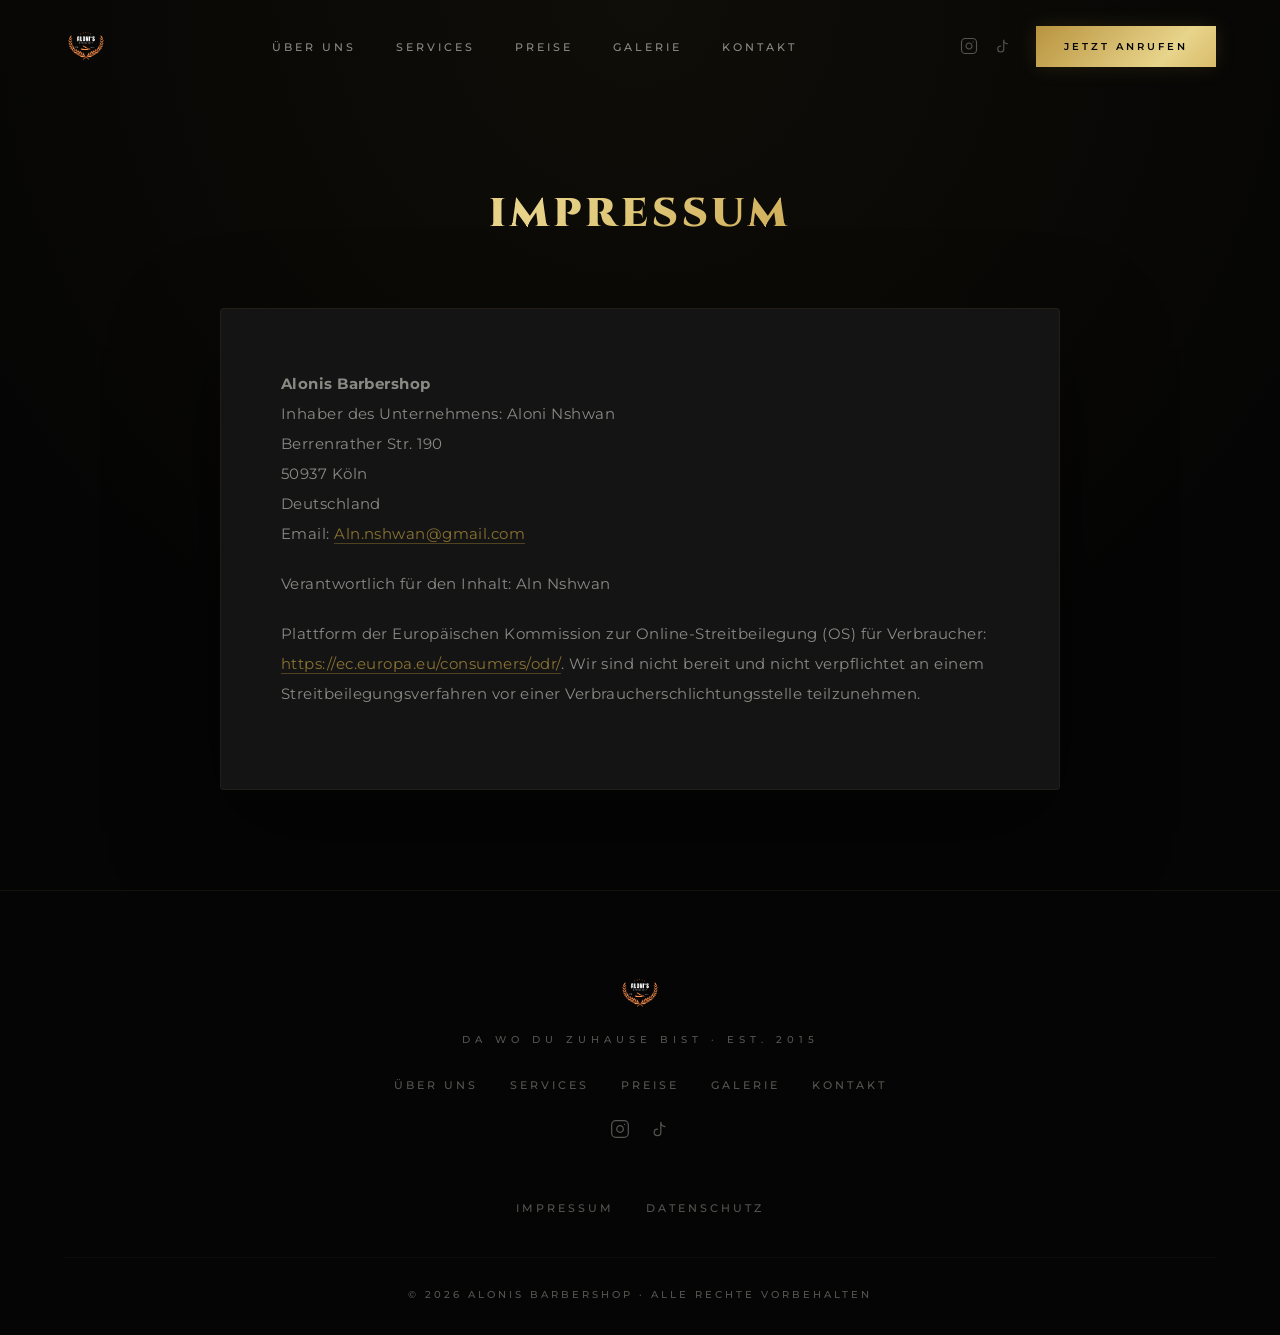
<file: impressum.html>
<!doctype html>
<html lang="de">
  <head>
    <meta charset="UTF-8" />
    <meta name="viewport" content="width=device-width, initial-scale=1.0" />
    <meta
      name="description"
      content="Impressum – Aloni's Barber Shop Köln-Sülz. Angaben gemäß § 5 TMG."
    />
    <title>Impressum — ALONI'S BARBER SHOP</title>

    <!-- Favicon -->
    <link rel="icon" type="image/png" href="/assets/images/logo.png" />
    <link rel="apple-touch-icon" href="/assets/images/logo.png" />

    <!-- Fonts: Cinzel (Display) + Montserrat (Body) -->
    <link rel="preconnect" href="https://fonts.googleapis.com" />
    <link rel="preconnect" href="https://fonts.gstatic.com" crossorigin />
    <link
      href="https://fonts.googleapis.com/css2?family=Cinzel:wght@400;600;700;800;900&family=Montserrat:wght@300;400;500;600;700&display=swap"
      rel="stylesheet"
    />

    <!-- Stylesheet -->
    <link rel="stylesheet" href="/assets/css/style.css" />
  </head>
  <body>
    <!-- ═══════════════════════════════════════════
         NAVIGATION — Heavy Glassmorphism
    ═══════════════════════════════════════════ -->
    <nav class="navbar" id="navbar">
      <div class="nav-inner">
        <a href="/" class="nav-logo">
          <img
            src="/assets/images/logo.png"
            alt="Aloni's Barber Shop"
            class="nav-logo-img"
          />
        </a>
        <ul class="nav-links">
          <li><a href="/#about">ÜBER UNS</a></li>
          <li><a href="/#services">SERVICES</a></li>
          <li><a href="/#preise">PREISE</a></li>
          <li><a href="/#galerie">GALERIE</a></li>
          <li><a href="/#kontakt">KONTAKT</a></li>
        </ul>
        <div class="nav-right">
          <div class="nav-socials">
            <a
              href="https://www.instagram.com/aloni_barbershop/"
              target="_blank"
              rel="noopener"
              aria-label="Instagram"
              class="social-icon"
            >
              <svg
                xmlns="http://www.w3.org/2000/svg"
                width="18"
                height="18"
                viewBox="0 0 24 24"
                fill="none"
                stroke="currentColor"
                stroke-width="1.5"
                stroke-linecap="round"
                stroke-linejoin="round"
              >
                <rect x="2" y="2" width="20" height="20" rx="5" ry="5" />
                <path d="M16 11.37A4 4 0 1 1 12.63 8 4 4 0 0 1 16 11.37z" />
                <line x1="17.5" y1="6.5" x2="17.51" y2="6.5" />
              </svg>
            </a>
            <a
              href="https://www.tiktok.com/@alonis_barbershop?_r=1&_t=ZG-93olIEzUlPs"
              target="_blank"
              rel="noopener"
              aria-label="TikTok"
              class="social-icon"
            >
              <svg
                xmlns="http://www.w3.org/2000/svg"
                width="18"
                height="18"
                viewBox="0 0 24 24"
                fill="none"
                stroke="currentColor"
                stroke-width="1.5"
                stroke-linecap="round"
                stroke-linejoin="round"
              >
                <path d="M9 12a4 4 0 1 0 4 4V4a5 5 0 0 0 5 5" />
              </svg>
            </a>
          </div>
          <a
            href="tel:022157777785"
            class="nav-cta"
            >JETZT ANRUFEN</a
          >
          <button class="nav-toggle" id="navToggle" aria-label="Menü">
            <span></span><span></span><span></span>
          </button>
        </div>
      </div>
    </nav>

    <!-- Fullscreen Overlay Menu -->
    <div class="overlay-menu" id="overlayMenu">
      <div class="overlay-bg"></div>
      <ul class="overlay-links">
        <li><a href="/#about" class="overlay-link">ÜBER UNS</a></li>
        <li><a href="/#services" class="overlay-link">SERVICES</a></li>
        <li><a href="/#preise" class="overlay-link">PREISE</a></li>
        <li><a href="/#galerie" class="overlay-link">GALERIE</a></li>
        <li><a href="/#kontakt" class="overlay-link">KONTAKT</a></li>
        <li>
          <a
            href="tel:022157777785"
            class="overlay-link overlay-cta-link"
            >✆ JETZT ANRUFEN</a
          >
        </li>
      </ul>
      <div class="overlay-socials">
        <a
          href="https://www.instagram.com/aloni_barbershop/"
          target="_blank"
          rel="noopener"
          aria-label="Instagram"
          class="social-icon-lg"
        >
          <svg
            xmlns="http://www.w3.org/2000/svg"
            width="28"
            height="28"
            viewBox="0 0 24 24"
            fill="none"
            stroke="currentColor"
            stroke-width="1.5"
            stroke-linecap="round"
            stroke-linejoin="round"
          >
            <rect x="2" y="2" width="20" height="20" rx="5" ry="5" />
            <path d="M16 11.37A4 4 0 1 1 12.63 8 4 4 0 0 1 16 11.37z" />
            <line x1="17.5" y1="6.5" x2="17.51" y2="6.5" />
          </svg>
        </a>
        <a
          href="https://www.tiktok.com/@alonis_barbershop?_r=1&_t=ZG-93olIEzUlPs"
          target="_blank"
          rel="noopener"
          aria-label="TikTok"
          class="social-icon-lg"
        >
          <svg
            xmlns="http://www.w3.org/2000/svg"
            width="28"
            height="28"
            viewBox="0 0 24 24"
            fill="none"
            stroke="currentColor"
            stroke-width="1.5"
            stroke-linecap="round"
            stroke-linejoin="round"
          >
            <path d="M9 12a4 4 0 1 0 4 4V4a5 5 0 0 0 5 5" />
          </svg>
        </a>
      </div>
    </div>

    <!-- ═══════════════════════════════════════════
         IMPRESSUM — Legal Page
    ═══════════════════════════════════════════ -->
    <main class="legal-container">
      <div class="container">
        <h1 class="legal-page-heading">Impressum</h1>
        <div class="legal-page-content">
              <p>
                <strong>Alonis Barbershop</strong><br />Inhaber des
                Unternehmens: Aloni Nshwan<br />Berrenrather Str. 190<br />50937
                Köln<br />Deutschland<br />Email:
                <a href="mailto:Aln.nshwan@gmail.com">Aln.nshwan@gmail.com</a>
              </p>
              <p>Verantwortlich für den Inhalt: Aln Nshwan</p>
              <p>
                Plattform der Europäischen Kommission zur Online-Streitbeilegung
                (OS) für Verbraucher:
                <a
                  href="https://ec.europa.eu/consumers/odr/"
                  target="_blank"
                  rel="noopener"
                  >https://ec.europa.eu/consumers/odr/</a
                >. Wir sind nicht bereit und nicht verpflichtet an einem
                Streitbeilegungsverfahren vor einer
                Verbraucherschlichtungsstelle teilzunehmen.
              </p>
        </div>
      </div>
    </main>

    <!-- ═══════════════════════════════════════════
         FOOTER — Minimalist
    ═══════════════════════════════════════════ -->
    <footer class="footer">
      <div class="container">
        <div class="footer-main">
          <img
            src="/assets/images/logo.png"
            alt="Aloni's Barber Shop"
            class="footer-logo"
          />
          <p class="footer-tagline">DA WO DU ZUHAUSE BIST · EST. 2015</p>
          <div class="footer-links">
            <a href="/#about">Über uns</a>
            <a href="/#services">Services</a>
            <a href="/#preise">Preise</a>
            <a href="/#galerie">Galerie</a>
            <a href="/#kontakt">Kontakt</a>
          </div>
          <div class="footer-socials">
            <a
              href="https://www.instagram.com/aloni_barbershop/"
              target="_blank"
              rel="noopener"
              aria-label="Instagram"
              class="social-icon"
            >
              <svg
                xmlns="http://www.w3.org/2000/svg"
                width="20"
                height="20"
                viewBox="0 0 24 24"
                fill="none"
                stroke="currentColor"
                stroke-width="1.5"
                stroke-linecap="round"
                stroke-linejoin="round"
              >
                <rect x="2" y="2" width="20" height="20" rx="5" ry="5" />
                <path d="M16 11.37A4 4 0 1 1 12.63 8 4 4 0 0 1 16 11.37z" />
                <line x1="17.5" y1="6.5" x2="17.51" y2="6.5" />
              </svg>
            </a>
            <a
              href="https://www.tiktok.com/@alonis_barbershop?_r=1&_t=ZG-93olIEzUlPs"
              target="_blank"
              rel="noopener"
              aria-label="TikTok"
              class="social-icon"
            >
              <svg
                xmlns="http://www.w3.org/2000/svg"
                width="20"
                height="20"
                viewBox="0 0 24 24"
                fill="none"
                stroke="currentColor"
                stroke-width="1.5"
                stroke-linecap="round"
                stroke-linejoin="round"
              >
                <path d="M9 12a4 4 0 1 0 4 4V4a5 5 0 0 0 5 5" />
              </svg>
            </a>
          </div>
        </div>
        <div class="footer-legal">
          <a href="/impressum/">Impressum</a>
          <a href="/datenschutzerklaerung-2/">Datenschutz</a>
        </div>
        <div class="footer-bottom">
          <p>&copy; 2026 ALONIS BARBERSHOP · ALLE RECHTE VORBEHALTEN</p>
        </div>
      </div>
    </footer>

    <!-- Scripts -->
    <script src="/assets/js/main.js"></script>
  </body>
</html>
</file>
<file: assets/css/style.css>
/* ═══════════════════════════════════════════════════════════
   ALONI'S BARBER SHOP — NUCLEAR LUXURY AESTHETIC
   Inspired by The Black Panther Zurich · Swiss High-End Design
   ══════════════════════════════════════════════════════════ */

/* ─── HARD RESET ─── */
*,
*::before,
*::after {
  margin: 0;
  padding: 0;
  box-sizing: border-box;
}

/* ─── DESIGN TOKENS ─── */
:root {
  /* Abyss Palette */
  --bg-abyss: #050505;
  --bg-deep: #0a0a0a;
  --bg-surface: #111111;
  --bg-card: #141414;
  --bg-elevated: #1a1a1a;

  /* Gold Spectrum */
  --gold: #c9a44c;
  --gold-light: #e8d48b;
  --gold-dim: #8a7232;
  --gold-glow: rgba(201, 164, 76, 0.15);
  --gold-gradient: linear-gradient(
    135deg,
    #b8933e 0%,
    #e8d48b 40%,
    #c9a44c 70%,
    #b8933e 100%
  );

  /* Typography Colors */
  --white: #f5f5f0;
  --text: #e0e0db;
  --text-muted: #8a8a85;
  --text-dim: #555550;

  /* Typography Families */
  --font-display: "Cinzel", serif;
  --font-body: "Montserrat", sans-serif;

  /* Spacing */
  --section-py: clamp(100px, 12vw, 180px);
  --container-px: clamp(20px, 5vw, 80px);

  /* Glass */
  --glass-bg: rgba(8, 8, 8, 0.85);
  --glass-blur: blur(20px);
  --glass-border: 1px solid rgba(201, 164, 76, 0.08);

  /* Radius */
  --radius: 4px;
}

html {
  scroll-behavior: smooth;
  font-size: 16px;
}

body {
  font-family: var(--font-body);
  background: var(--bg-abyss);
  color: var(--text);
  line-height: 1.7;
  overflow-x: hidden;
  -webkit-font-smoothing: antialiased;
  -moz-osx-font-smoothing: grayscale;
  letter-spacing: 0.02em;
}

img {
  max-width: 100%;
  display: block;
}
a {
  color: inherit;
  text-decoration: none;
}
button {
  font-family: inherit;
  cursor: pointer;
  border: none;
  background: none;
}

.container {
  width: 100%;
  max-width: 1400px;
  margin: 0 auto;
  padding: 0 var(--container-px);
}

/* ═══════════════════════════════════════════════════════════
   PAGE LOADER
═══════════════════════════════════════════════════════════ */
.page-loader {
  position: fixed;
  inset: 0;
  z-index: 10000;
  background: var(--bg-abyss);
  display: flex;
  flex-direction: column;
  align-items: center;
  justify-content: center;
  gap: 32px;
  transition:
    opacity 0.6s ease,
    visibility 0.6s ease;
}

.page-loader.hidden {
  opacity: 0;
  visibility: hidden;
}

.loader-logo img {
  height: 60px;
  animation: loaderPulse 1.5s ease-in-out infinite;
}

@keyframes loaderPulse {
  0%,
  100% {
    opacity: 0.4;
    transform: scale(0.97);
  }
  50% {
    opacity: 1;
    transform: scale(1);
  }
}

.loader-bar {
  width: 200px;
  height: 2px;
  background: var(--bg-elevated);
  border-radius: 2px;
  overflow: hidden;
}

.loader-fill {
  width: 0%;
  height: 100%;
  background: var(--gold-gradient);
  animation: loaderFill 1.8s ease-in-out forwards;
}

@keyframes loaderFill {
  to {
    width: 100%;
  }
}

/* ═══════════════════════════════════════════════════════════
   TYPOGRAPHY SYSTEM — Cinzel Massive
═══════════════════════════════════════════════════════════ */
.section-tag {
  display: block;
  font-family: var(--font-body);
  font-size: 11px;
  font-weight: 600;
  letter-spacing: 5px;
  color: var(--gold);
  margin-bottom: 20px;
  text-transform: uppercase;
}

.section-tag.centered {
  text-align: center;
}

.section-heading {
  font-family: var(--font-display);
  font-size: clamp(36px, 6vw, 80px);
  font-weight: 900;
  letter-spacing: 0.06em;
  line-height: 1.1;
  color: var(--white);
  margin-bottom: 60px;
  text-transform: uppercase;
}

.section-heading.centered {
  text-align: center;
}

.body-text {
  font-size: 15px;
  font-weight: 300;
  color: var(--text-muted);
  line-height: 1.9;
  letter-spacing: 0.04em;
  max-width: 520px;
}

/* ═══════════════════════════════════════════════════════════
   BUTTONS — Liquid Gold
═══════════════════════════════════════════════════════════ */
.btn-liquid {
  display: inline-block;
  position: relative;
  padding: 18px 52px;
  font-family: var(--font-body);
  font-size: 12px;
  font-weight: 600;
  letter-spacing: 4px;
  text-transform: uppercase;
  color: var(--bg-abyss);
  background: var(--gold-gradient);
  background-size: 200% 100%;
  border: none;
  border-radius: 0;
  overflow: hidden;
  transition:
    background-position 0.5s ease,
    box-shadow 0.5s ease,
    transform 0.3s ease;
  box-shadow:
    0 0 30px var(--gold-glow),
    0 4px 20px rgba(0, 0, 0, 0.5);
}

.btn-liquid:hover {
  background-position: 100% 0;
  transform: translateY(-2px);
  box-shadow:
    0 0 50px rgba(201, 164, 76, 0.3),
    0 8px 32px rgba(0, 0, 0, 0.6);
}

/* ═══════════════════════════════════════════════════════════
   SCROLL REVEAL SYSTEM (replaces AOS)
═══════════════════════════════════════════════════════════ */
.reveal-up,
.reveal-text,
.letter-reveal {
  opacity: 0;
  transform: translateY(40px);
  transition:
    opacity 0.9s cubic-bezier(0.16, 1, 0.3, 1),
    transform 0.9s cubic-bezier(0.16, 1, 0.3, 1);
}

.reveal-up.visible,
.reveal-text.visible,
.letter-reveal.visible {
  opacity: 1;
  transform: translateY(0);
}

.delay-1 {
  transition-delay: 0.15s;
}
.delay-2 {
  transition-delay: 0.3s;
}
.delay-3 {
  transition-delay: 0.45s;
}

/* ═══════════════════════════════════════════════════════════
   NAVIGATION — Heavy Glassmorphism
═══════════════════════════════════════════════════════════ */
.navbar {
  position: fixed;
  top: 0;
  left: 0;
  width: 100%;
  z-index: 900;
  padding: 24px 0;
  transition: all 0.5s cubic-bezier(0.16, 1, 0.3, 1);
}

.navbar.scrolled {
  background: var(--glass-bg);
  backdrop-filter: var(--glass-blur);
  -webkit-backdrop-filter: var(--glass-blur);
  padding: 14px 0;
  border-bottom: var(--glass-border);
  box-shadow: 0 8px 40px rgba(0, 0, 0, 0.6);
}

.nav-inner {
  max-width: 1400px;
  margin: 0 auto;
  padding: 0 var(--container-px);
  display: flex;
  justify-content: space-between;
  align-items: center;
}

.nav-logo-img {
  height: 44px;
  width: auto;
  transition: opacity 0.3s;
}

.nav-logo:hover .nav-logo-img {
  opacity: 0.7;
}

.nav-links {
  display: flex;
  list-style: none;
  gap: 40px;
}

.nav-links a {
  font-family: var(--font-body);
  font-size: 11px;
  font-weight: 500;
  letter-spacing: 3px;
  color: var(--text-muted);
  position: relative;
  transition: color 0.3s;
}

.nav-links a::after {
  content: "";
  position: absolute;
  bottom: -4px;
  left: 0;
  width: 0;
  height: 1px;
  background: var(--gold);
  transition: width 0.4s cubic-bezier(0.16, 1, 0.3, 1);
}

.nav-links a:hover {
  color: var(--gold);
}
.nav-links a:hover::after {
  width: 100%;
}

.nav-right {
  display: flex;
  align-items: center;
  gap: 24px;
}

.nav-cta {
  font-size: 10px;
  font-weight: 600;
  letter-spacing: 3px;
  padding: 12px 28px;
  color: var(--bg-abyss);
  background: var(--gold-gradient);
  background-size: 200% 100%;
  transition:
    background-position 0.4s ease,
    box-shadow 0.4s ease;
  box-shadow: 0 0 20px var(--gold-glow);
}

.nav-cta:hover {
  background-position: 100% 0;
  box-shadow: 0 0 40px rgba(201, 164, 76, 0.3);
}

/* Hamburger */
.nav-toggle {
  display: none;
  flex-direction: column;
  gap: 6px;
  padding: 4px;
  z-index: 1000;
}

.nav-toggle span {
  width: 28px;
  height: 1.5px;
  background: var(--gold);
  transition: all 0.35s ease;
  transform-origin: center;
}

.nav-toggle.active span:nth-child(1) {
  transform: translateY(7.5px) rotate(45deg);
}
.nav-toggle.active span:nth-child(2) {
  opacity: 0;
  transform: scaleX(0);
}
.nav-toggle.active span:nth-child(3) {
  transform: translateY(-7.5px) rotate(-45deg);
}

/* ─── SOCIAL ICONS (Global) ─── */
.social-icon,
.social-icon-lg {
  display: inline-flex;
  align-items: center;
  justify-content: center;
  color: var(--text-dim);
  transition:
    color 0.3s ease,
    transform 0.3s ease,
    filter 0.3s ease;
}

.social-icon:hover,
.social-icon-lg:hover {
  color: var(--gold);
  transform: translateY(-2px);
  filter: drop-shadow(0 0 8px rgba(201, 164, 76, 0.4));
}

/* Nav Socials */
.nav-socials {
  display: flex;
  align-items: center;
  gap: 16px;
}

/* Overlay Socials */
.overlay-socials {
  display: flex;
  justify-content: center;
  gap: 28px;
  margin-top: 40px;
  position: relative;
  z-index: 10;
}

.social-icon-lg {
  width: 52px;
  height: 52px;
  border: 1px solid rgba(201, 164, 76, 0.15);
  border-radius: 50%;
  color: var(--text-muted);
  transition: all 0.4s ease;
}

.social-icon-lg:hover {
  border-color: var(--gold);
  color: var(--gold);
  background: rgba(201, 164, 76, 0.08);
  box-shadow: 0 0 24px rgba(201, 164, 76, 0.2);
  transform: translateY(-3px);
}

/* Contact Social Links */
.social-links {
  display: flex;
  flex-direction: column;
  gap: 14px;
}

.social-link {
  display: inline-flex;
  align-items: center;
  gap: 12px;
  color: var(--text-muted);
  font-size: 14px;
  font-weight: 400;
  letter-spacing: 0.03em;
  transition: color 0.3s ease;
}

.social-link:hover {
  color: var(--gold);
}

.social-link svg {
  flex-shrink: 0;
  transition:
    transform 0.3s ease,
    filter 0.3s ease;
}

.social-link:hover svg {
  transform: scale(1.1);
  filter: drop-shadow(0 0 6px rgba(201, 164, 76, 0.3));
}

/* Footer Socials */
.footer-socials {
  display: flex;
  justify-content: center;
  gap: 20px;
  margin-top: 24px;
}

/* ═══════════════════════════════════════════════════════════
   OVERLAY MENU
═══════════════════════════════════════════════════════════ */
.overlay-menu {
  position: fixed;
  inset: 0;
  z-index: 950;
  display: flex;
  align-items: center;
  justify-content: center;
  opacity: 0;
  pointer-events: none;
  transition: opacity 0.5s ease;
}

.overlay-menu.active {
  opacity: 1;
  pointer-events: all;
}

.overlay-bg {
  position: absolute;
  inset: 0;
  background: rgba(5, 5, 5, 0.97);
  backdrop-filter: blur(40px);
  -webkit-backdrop-filter: blur(40px);
}

.overlay-links {
  list-style: none;
  text-align: center;
  position: relative;
  z-index: 10;
}

.overlay-link {
  display: block;
  font-family: var(--font-display);
  font-size: clamp(28px, 5vw, 48px);
  font-weight: 700;
  letter-spacing: 0.1em;
  padding: 14px 0;
  color: var(--text);
  opacity: 0;
  transform: translateY(30px);
  transition:
    opacity 0.4s ease,
    transform 0.4s ease,
    color 0.3s;
}

.overlay-menu.active .overlay-link {
  opacity: 1;
  transform: translateY(0);
}

.overlay-menu.active li:nth-child(1) .overlay-link {
  transition-delay: 0.05s;
}
.overlay-menu.active li:nth-child(2) .overlay-link {
  transition-delay: 0.1s;
}
.overlay-menu.active li:nth-child(3) .overlay-link {
  transition-delay: 0.15s;
}
.overlay-menu.active li:nth-child(4) .overlay-link {
  transition-delay: 0.2s;
}
.overlay-menu.active li:nth-child(5) .overlay-link {
  transition-delay: 0.25s;
}
.overlay-menu.active li:nth-child(6) .overlay-link {
  transition-delay: 0.3s;
}

.overlay-link:hover {
  color: var(--gold);
}

.overlay-cta-link {
  font-family: var(--font-body) !important;
  font-size: 14px !important;
  letter-spacing: 4px !important;
  margin-top: 24px;
  padding: 16px 44px !important;
  background: var(--gold-gradient);
  color: var(--bg-abyss) !important;
  display: inline-block !important;
}

/* ═══════════════════════════════════════════════════════════
   HERO — Cinematic
═══════════════════════════════════════════════════════════ */
.hero {
  position: relative;
  height: 100vh;
  min-height: 700px;
  display: flex;
  align-items: center;
  justify-content: center;
  overflow: hidden;
}

.hero-bg {
  position: absolute;
  inset: -10%;
  background: url("../images/banner.jpg") center/cover no-repeat;
  will-change: transform;
  animation: heroSlow 30s ease-in-out infinite alternate;
}

@keyframes heroSlow {
  0% {
    transform: scale(1.1) translateY(0);
  }
  100% {
    transform: scale(1) translateY(-2%);
  }
}

.hero-overlay {
  position: absolute;
  inset: 0;
  background:
    radial-gradient(
      ellipse at 50% 50%,
      rgba(5, 5, 5, 0.3) 0%,
      rgba(5, 5, 5, 0.8) 70%
    ),
    linear-gradient(
      180deg,
      rgba(5, 5, 5, 0.4) 0%,
      rgba(5, 5, 5, 0.2) 40%,
      var(--bg-abyss) 100%
    );
  z-index: 1;
}

.hero-content {
  position: relative;
  z-index: 10;
  text-align: center;
  padding: 0 24px;
}

.hero-eyebrow {
  font-family: var(--font-body);
  font-size: 11px;
  font-weight: 500;
  letter-spacing: 6px;
  color: var(--gold);
  margin-bottom: 24px;
}

.hero-heading {
  font-family: var(--font-display);
  font-size: clamp(48px, 10vw, 120px);
  font-weight: 900;
  line-height: 1;
  letter-spacing: 0.05em;
  color: var(--white);
  margin-bottom: 24px;
  text-transform: uppercase;
}

.hero-heading em {
  font-style: italic;
  background: var(--gold-gradient);
  -webkit-background-clip: text;
  -webkit-text-fill-color: transparent;
  background-clip: text;
}

.hero-sub {
  font-size: 13px;
  font-weight: 400;
  color: var(--text-muted);
  letter-spacing: 4px;
  text-transform: uppercase;
  margin-bottom: 48px;
}

/* Scroll Indicator */
.hero-scroll-indicator {
  position: absolute;
  bottom: 40px;
  left: 50%;
  transform: translateX(-50%);
  z-index: 10;
  display: flex;
  flex-direction: column;
  align-items: center;
  gap: 10px;
}

.scroll-line {
  width: 1px;
  height: 50px;
  background: linear-gradient(to bottom, var(--gold), transparent);
  animation: scrollPulse 2.5s ease-in-out infinite;
}

@keyframes scrollPulse {
  0%,
  100% {
    transform: scaleY(0.3);
    opacity: 0.2;
  }
  50% {
    transform: scaleY(1);
    opacity: 0.7;
  }
}

.hero-scroll-indicator span {
  font-size: 9px;
  letter-spacing: 4px;
  color: var(--text-dim);
  font-weight: 500;
}

/* ═══════════════════════════════════════════════════════════
   SECTIONS — Extreme Blackspace / Depth
═══════════════════════════════════════════════════════════ */
.section {
  padding: var(--section-py) 0;
}

.about {
  background: radial-gradient(
    ellipse at 30% 50%,
    #0f0f0f 0%,
    var(--bg-abyss) 100%
  );
}

.services {
  background: radial-gradient(
    ellipse at 70% 30%,
    #0e0e0e 0%,
    var(--bg-abyss) 100%
  );
}

.preise {
  background: radial-gradient(
    ellipse at 50% 70%,
    #111 0%,
    var(--bg-abyss) 100%
  );
}

.galerie {
  background: var(--bg-abyss);
  overflow: hidden;
  padding-bottom: 80px;
}

.faq {
  background: radial-gradient(
    ellipse at 40% 40%,
    #0d0d0d 0%,
    var(--bg-abyss) 100%
  );
}

.kontakt {
  background: radial-gradient(
    ellipse at 60% 60%,
    #0f0f0f 0%,
    var(--bg-abyss) 100%
  );
}

/* ═══════════════════════════════════════════════════════════
   ABOUT
═══════════════════════════════════════════════════════════ */
.about-grid {
  display: grid;
  grid-template-columns: 1.2fr 1fr;
  gap: 100px;
  align-items: center;
}

.about-stats {
  display: flex;
  flex-direction: column;
  gap: 24px;
}

.stat-card {
  padding: 36px 40px;
  background: var(--bg-card);
  border: var(--glass-border);
  position: relative;
  overflow: hidden;
  transition: border-color 0.4s ease;
}

.stat-card::before {
  content: "";
  position: absolute;
  top: 0;
  left: 0;
  width: 3px;
  height: 100%;
  background: var(--gold-gradient);
  opacity: 0;
  transition: opacity 0.4s;
}

.stat-card:hover {
  border-color: rgba(201, 164, 76, 0.2);
}
.stat-card:hover::before {
  opacity: 1;
}

.stat-num {
  font-family: var(--font-display);
  font-size: 56px;
  font-weight: 900;
  letter-spacing: 0.02em;
  background: var(--gold-gradient);
  -webkit-background-clip: text;
  -webkit-text-fill-color: transparent;
  background-clip: text;
  line-height: 1;
}

.stat-plus {
  font-family: var(--font-display);
  font-size: 36px;
  font-weight: 700;
  color: var(--gold);
}

.stat-label {
  display: block;
  font-size: 10px;
  font-weight: 600;
  letter-spacing: 4px;
  color: var(--text-dim);
  margin-top: 8px;
}

/* ═══════════════════════════════════════════════════════════
   SERVICES — Clip-Path Scale Cards
═══════════════════════════════════════════════════════════ */
.services-grid {
  display: grid;
  grid-template-columns: repeat(3, 1fr);
  gap: 24px;
}

.service-card {
  position: relative;
  overflow: hidden;
  background: var(--bg-card);
  border: var(--glass-border);
  transition:
    border-color 0.4s ease,
    transform 0.4s ease;
}

.service-card:hover {
  border-color: rgba(201, 164, 76, 0.2);
  transform: translateY(-6px);
}

.service-img {
  overflow: hidden;
  height: 320px;
}

.service-img img {
  width: 100%;
  height: 100%;
  object-fit: cover;
  transition: transform 0.7s cubic-bezier(0.16, 1, 0.3, 1);
  will-change: transform;
}

.service-card:hover .service-img img {
  transform: scale(1.08);
}

.service-info {
  padding: 32px;
}

.service-info h3 {
  font-family: var(--font-display);
  font-size: 18px;
  font-weight: 800;
  letter-spacing: 3px;
  color: var(--gold);
  margin-bottom: 12px;
}

.service-info p {
  font-size: 13px;
  font-weight: 300;
  color: var(--text-muted);
  line-height: 1.8;
  letter-spacing: 0.03em;
}

/* ═══════════════════════════════════════════════════════════
   PRICES — High-End Luxury Menu
═══════════════════════════════════════════════════════════ */
.menu-grid {
  display: grid;
  grid-template-columns: 1fr 1fr;
  gap: 40px;
}

.menu-panel {
  padding: 56px 48px;
  background: var(--bg-card);
  border: var(--glass-border);
  position: relative;
}

.menu-panel::before {
  content: "";
  position: absolute;
  top: 0;
  left: 50%;
  transform: translateX(-50%);
  width: 60px;
  height: 2px;
  background: var(--gold-gradient);
}

.menu-title {
  font-family: var(--font-display);
  font-size: clamp(24px, 3vw, 36px);
  font-weight: 900;
  letter-spacing: 0.15em;
  text-align: center;
  margin-bottom: 40px;
  background: var(--gold-gradient);
  -webkit-background-clip: text;
  -webkit-text-fill-color: transparent;
  background-clip: text;
}

.menu-row {
  display: flex;
  align-items: baseline;
  padding: 12px 0;
  transition: padding-left 0.3s ease;
}

.menu-row:hover {
  padding-left: 8px;
}

.menu-row span:first-child {
  font-size: 13px;
  font-weight: 400;
  letter-spacing: 0.08em;
  color: var(--text);
  white-space: nowrap;
}

.menu-line {
  flex: 1;
  height: 1px;
  margin: 0 16px;
  background: linear-gradient(90deg, transparent, var(--text-dim), transparent);
  opacity: 0.3;
}

.menu-price {
  font-family: var(--font-display);
  font-size: 18px;
  font-weight: 700;
  color: var(--gold);
  white-space: nowrap;
  letter-spacing: 0.02em;
}

.menu-sep {
  height: 1px;
  background: linear-gradient(
    90deg,
    transparent,
    rgba(201, 164, 76, 0.12),
    transparent
  );
  margin: 16px 0;
}

.menu-row-vip span:first-child {
  color: var(--gold);
  font-weight: 700;
  font-size: 14px;
  letter-spacing: 0.12em;
}

.menu-row-vip .menu-price {
  font-size: 24px;
}

/* ═══════════════════════════════════════════════════════════
   GALLERY — Infinite Marquee (Full Color, No Effects)
═══════════════════════════════════════════════════════════ */
.marquee {
  overflow: hidden;
  position: relative;
  width: 100%;
  margin-bottom: 16px;
}

.marquee::before,
.marquee::after {
  content: "";
  position: absolute;
  top: 0;
  bottom: 0;
  width: 100px;
  z-index: 2;
  pointer-events: none;
}

.marquee::before {
  left: 0;
  background: linear-gradient(to right, var(--bg-abyss), transparent);
}

.marquee::after {
  right: 0;
  background: linear-gradient(to left, var(--bg-abyss), transparent);
}

.marquee-track {
  display: flex;
  gap: 16px;
  width: max-content;
  will-change: transform;
}

.marquee-left {
  animation: scrollLeft 40s linear infinite;
}
.marquee-right {
  animation: scrollRight 45s linear infinite;
}

@keyframes scrollLeft {
  0% {
    transform: translateX(0);
  }
  100% {
    transform: translateX(-50%);
  }
}

@keyframes scrollRight {
  0% {
    transform: translateX(-50%);
  }
  100% {
    transform: translateX(0);
  }
}

.marquee-item {
  flex-shrink: 0;
  width: 380px;
  overflow: hidden;
  border-radius: var(--radius);
  border: 1px solid rgba(255, 255, 255, 0.04);
}

.marquee-item img {
  width: 100%;
  height: 320px;
  object-fit: cover;
  display: block;
}

/* ═══════════════════════════════════════════════════════════
   INSTAGRAM FEED — Premium Grid
═══════════════════════════════════════════════════════════ */
.insta-section {
  background: radial-gradient(
    ellipse at 50% 40%,
    #0e0e0e 0%,
    var(--bg-abyss) 100%
  );
}

/* Profile Header */
.insta-profile {
  display: flex;
  align-items: center;
  gap: 20px;
  padding: 24px 32px;
  background: var(--bg-card);
  border: var(--glass-border);
  margin-bottom: 4px;
  border-radius: var(--radius) var(--radius) 0 0;
}

.insta-avatar {
  width: 56px;
  height: 56px;
  border-radius: 50%;
  padding: 3px;
  background: linear-gradient(
    135deg,
    #f09433,
    #e6683c,
    #dc2743,
    #cc2366,
    #bc1888
  );
  flex-shrink: 0;
}

.insta-avatar img {
  width: 100%;
  height: 100%;
  border-radius: 50%;
  object-fit: cover;
  border: 3px solid var(--bg-card);
}

.insta-profile-info {
  flex: 1;
}

.insta-username {
  display: flex;
  align-items: center;
  gap: 6px;
}

.insta-username span {
  font-family: var(--font-body);
  font-size: 16px;
  font-weight: 600;
  color: var(--white);
  letter-spacing: 0.02em;
}

.insta-verified {
  flex-shrink: 0;
}

.insta-bio {
  font-size: 13px;
  font-weight: 400;
  color: var(--text-muted);
  margin-top: 2px;
  letter-spacing: 0.02em;
}

.insta-follow-btn {
  padding: 10px 28px;
  font-family: var(--font-body);
  font-size: 11px;
  font-weight: 700;
  letter-spacing: 3px;
  color: var(--bg-abyss);
  background: var(--gold-gradient);
  background-size: 200% 100%;
  border: none;
  transition:
    background-position 0.4s ease,
    box-shadow 0.4s ease;
  white-space: nowrap;
  flex-shrink: 0;
}

.insta-follow-btn:hover {
  background-position: 100% 0;
  box-shadow: 0 0 30px rgba(201, 164, 76, 0.25);
}

/* Instagram Grid */
.insta-grid {
  display: grid;
  grid-template-columns: repeat(4, 1fr);
  gap: 4px;
}

.insta-post {
  position: relative;
  aspect-ratio: 1;
  overflow: hidden;
  display: block;
}

.insta-post img {
  width: 100%;
  height: 100%;
  object-fit: cover;
  transition: transform 0.5s cubic-bezier(0.16, 1, 0.3, 1);
  will-change: transform;
}

.insta-post:hover img {
  transform: scale(1.06);
}

.insta-post-overlay {
  position: absolute;
  inset: 0;
  background: linear-gradient(
    135deg,
    rgba(131, 58, 180, 0.6),
    rgba(253, 29, 29, 0.4),
    rgba(252, 176, 69, 0.4)
  );
  opacity: 0;
  transition: opacity 0.4s ease;
  display: flex;
  align-items: center;
  justify-content: center;
}

.insta-post:hover .insta-post-overlay {
  opacity: 1;
}

.insta-post-stats {
  display: flex;
  align-items: center;
  gap: 20px;
}

.insta-post-stats span {
  display: flex;
  align-items: center;
  gap: 6px;
  color: white;
  font-family: var(--font-body);
  font-size: 14px;
  font-weight: 700;
  letter-spacing: 0.02em;
  text-shadow: 0 2px 8px rgba(0, 0, 0, 0.5);
}

/* Follow CTA */
.insta-cta {
  text-align: center;
  margin-top: 48px;
}

.insta-follow-cta {
  display: inline-flex;
  align-items: center;
  gap: 12px;
  padding: 16px 44px;
  font-family: var(--font-body);
  font-size: 12px;
  font-weight: 600;
  letter-spacing: 4px;
  color: var(--text);
  border: 1px solid rgba(201, 164, 76, 0.2);
  transition: all 0.4s ease;
}

.insta-follow-cta:hover {
  border-color: var(--gold);
  color: var(--gold);
  background: rgba(201, 164, 76, 0.06);
  box-shadow: 0 0 30px rgba(201, 164, 76, 0.15);
  transform: translateY(-2px);
}

/* ═══════════════════════════════════════════════════════════
   FAQ
═══════════════════════════════════════════════════════════ */
.faq-list {
  max-width: 750px;
  margin: 0 auto;
  display: flex;
  flex-direction: column;
  gap: 2px;
}

.faq-item {
  background: var(--bg-card);
  border: var(--glass-border);
  overflow: hidden;
  transition: border-color 0.3s;
}

.faq-item:hover {
  border-color: rgba(201, 164, 76, 0.15);
}

.faq-q {
  width: 100%;
  display: flex;
  justify-content: space-between;
  align-items: center;
  padding: 26px 32px;
  color: var(--text);
  font-family: var(--font-body);
  font-size: 14px;
  font-weight: 500;
  letter-spacing: 0.08em;
  text-align: left;
  transition: color 0.3s;
}

.faq-q:hover {
  color: var(--gold);
}

.faq-icon {
  width: 20px;
  height: 20px;
  position: relative;
  flex-shrink: 0;
}

.faq-icon::before,
.faq-icon::after {
  content: "";
  position: absolute;
  background: var(--gold);
  transition: transform 0.35s ease;
}

.faq-icon::before {
  width: 100%;
  height: 1px;
  top: 50%;
  left: 0;
}

.faq-icon::after {
  width: 1px;
  height: 100%;
  left: 50%;
  top: 0;
}

.faq-item.active .faq-icon::after {
  transform: rotate(90deg);
}

.faq-a {
  max-height: 0;
  overflow: hidden;
  transition:
    max-height 0.5s cubic-bezier(0.16, 1, 0.3, 1),
    padding 0.5s ease;
}

.faq-item.active .faq-a {
  max-height: 200px;
  padding: 0 32px 26px;
}

.faq-a p {
  color: var(--text-muted);
  font-size: 13px;
  font-weight: 300;
  line-height: 1.8;
  letter-spacing: 0.03em;
}

/* ═══════════════════════════════════════════════════════════
   CONTACT
═══════════════════════════════════════════════════════════ */
.kontakt-grid {
  display: grid;
  grid-template-columns: 1fr 1.3fr;
  gap: 60px;
  margin-top: 20px;
}

.kontakt-info {
  display: flex;
  flex-direction: column;
  gap: 40px;
}

.info-item h3 {
  font-family: var(--font-display);
  font-size: 12px;
  font-weight: 800;
  letter-spacing: 4px;
  color: var(--gold);
  margin-bottom: 8px;
}

.info-item p {
  font-size: 14px;
  font-weight: 300;
  color: var(--text-muted);
  line-height: 1.8;
  letter-spacing: 0.03em;
}

.info-item a {
  transition: color 0.3s;
}

.info-item a:hover {
  color: var(--gold);
}

.kontakt-map {
  height: 420px;
  overflow: hidden;
  border: var(--glass-border);
}

.kontakt-map iframe {
  width: 100%;
  height: 100%;
}

/* ═══════════════════════════════════════════════════════════
   FOOTER — Ultra Minimal
═══════════════════════════════════════════════════════════ */
.footer {
  background: var(--bg-abyss);
  border-top: var(--glass-border);
  padding: 80px 0 32px;
}

.footer-main {
  text-align: center;
  margin-bottom: 60px;
}

.footer-logo {
  height: 44px;
  margin: 0 auto 16px;
}

.footer-tagline {
  font-size: 10px;
  font-weight: 500;
  letter-spacing: 5px;
  color: var(--text-dim);
  margin-bottom: 28px;
}

.footer-links {
  display: flex;
  justify-content: center;
  gap: 32px;
  flex-wrap: wrap;
}

.footer-links a {
  font-size: 11px;
  font-weight: 500;
  letter-spacing: 3px;
  color: var(--text-dim);
  text-transform: uppercase;
  transition: color 0.3s;
}

.footer-links a:hover {
  color: var(--gold);
}

/* Legal */
.footer-legal {
  margin-bottom: 40px;
  display: flex;
  justify-content: center;
  gap: 32px;
  flex-wrap: wrap;
}

.footer-legal a {
  font-size: 11px;
  font-weight: 500;
  letter-spacing: 3px;
  color: var(--text-dim);
  text-transform: uppercase;
  transition: color 0.3s;
}

.footer-legal a:hover {
  color: var(--gold);
}

/* ═══════════════════════════════════════════════════════════
   LEGAL CONTAINER — Standalone Impressum / Datenschutz
═══════════════════════════════════════════════════════════ */
.legal-container {
  padding: 180px 0 100px;
  min-height: 70vh;
  background: var(--bg-abyss);
  position: relative;
  overflow: hidden;
}

.legal-container::before {
  content: "";
  position: absolute;
  top: 0;
  left: 0;
  width: 100%;
  height: 100%;
  background: radial-gradient(circle at 50% 0%, rgba(212, 175, 55, 0.05) 0%, transparent 70%);
  pointer-events: none;
}

.legal-page-heading {
  font-family: var(--font-display);
  font-size: clamp(24px, 3.5vw, 40px);
  font-weight: 900;
  letter-spacing: 0.1em;
  text-transform: uppercase;
  text-align: center;
  background: var(--gold-gradient);
  -webkit-background-clip: text;
  -webkit-text-fill-color: transparent;
  background-clip: text;
  margin-bottom: 60px;
  position: relative;
}

.legal-page-content {
  max-width: 840px;
  margin: 0 auto;
  padding: 60px;
  background: var(--bg-card);
  border: var(--glass-border);
  border-radius: var(--radius);
  box-shadow: 0 40px 100px rgba(0, 0, 0, 0.5);
  backdrop-filter: blur(10px);
}

.legal-page-content p {
  color: var(--text-muted);
  font-size: 15px;
  line-height: 2;
  letter-spacing: 0.03em;
  margin-bottom: 20px;
}

.legal-page-content h4 {
  font-family: var(--font-display);
  font-size: 18px;
  font-weight: 700;
  letter-spacing: 3px;
  color: var(--gold);
  margin: 40px 0 15px;
  text-transform: uppercase;
  border-left: 2px solid var(--gold);
  padding-left: 20px;
}

.legal-page-content a {
  color: var(--gold-dim);
  text-decoration: none;
  border-bottom: 1px solid rgba(212, 175, 55, 0.3);
  transition: all 0.3s cubic-bezier(0.4, 0, 0.2, 1);
}

.legal-page-content a:hover {
  color: var(--gold);
  border-bottom-color: var(--gold);
  padding-left: 4px;
}

@media (max-width: 768px) {
  .legal-container {
    padding: 140px 0 60px;
  }
  .legal-page-content {
    padding: 40px 24px;
  }
}

.footer-bottom {
  text-align: center;
  padding-top: 28px;
  border-top: 1px solid rgba(255, 255, 255, 0.03);
}

.footer-bottom p {
  font-size: 10px;
  font-weight: 500;
  letter-spacing: 3px;
  color: var(--text-dim);
}

/* ═══════════════════════════════════════════════════════════
   FLOATING CTA (Mobile)
═══════════════════════════════════════════════════════════ */
.fab-cta {
  display: none;
  position: fixed;
  bottom: 20px;
  left: 50%;
  transform: translateX(-50%);
  z-index: 800;
  background: var(--gold-gradient);
  background-size: 200% 100%;
  color: var(--bg-abyss);
  padding: 14px 36px;
  font-size: 11px;
  font-weight: 700;
  letter-spacing: 3px;
  box-shadow:
    0 0 30px var(--gold-glow),
    0 6px 24px rgba(0, 0, 0, 0.5);
  text-align: center;
  white-space: nowrap;
  opacity: 0;
  pointer-events: none;
  transition:
    opacity 0.4s,
    background-position 0.4s;
}

/* ═══════════════════════════════════════════════════════════
   RESPONSIVE — Mobile-First Luxury
═══════════════════════════════════════════════════════════ */
@media (max-width: 1024px) {
  .nav-links {
    display: none;
  }
  .nav-cta {
    display: none;
  }
  .nav-socials {
    display: none;
  }
  .nav-toggle {
    display: flex;
  }
  .fab-cta {
    display: block;
  }

  .about-grid {
    grid-template-columns: 1fr;
    gap: 60px;
  }
  .about-stats {
    flex-direction: row;
    flex-wrap: wrap;
    gap: 16px;
  }
  .stat-card {
    flex: 1 1 calc(50% - 8px);
    padding: 28px 24px;
  }
  .stat-num {
    font-size: 40px;
  }

  .services-grid {
    grid-template-columns: 1fr;
  }
  .service-img {
    height: 260px;
  }

  .menu-grid {
    grid-template-columns: 1fr;
  }
  .menu-panel {
    padding: 40px 28px;
  }

  .kontakt-grid {
    grid-template-columns: 1fr;
    gap: 40px;
  }
  .kontakt-map {
    height: 300px;
  }

  .marquee-item {
    width: 300px;
  }
  .marquee-item img {
    height: 240px;
  }

  .insta-grid {
    grid-template-columns: repeat(2, 1fr);
  }

  .insta-profile {
    padding: 18px 20px;
    gap: 14px;
  }

  .insta-follow-btn {
    padding: 8px 20px;
    font-size: 10px;
  }

  .insta-follow-cta {
    padding: 14px 32px;
    font-size: 11px;
    letter-spacing: 3px;
  }
}

@media (max-width: 480px) {
  :root {
    --section-py: 80px;
  }

  .hero-heading {
    letter-spacing: 0.02em;
  }
  .stat-card {
    flex: 1 1 100%;
  }
  .menu-panel {
    padding: 32px 20px;
  }
  .menu-title {
    font-size: 22px;
  }
  .section-heading {
    margin-bottom: 40px;
  }

  .marquee-item {
    width: 260px;
  }
  .marquee-item img {
    height: 200px;
  }

  .footer-links {
    gap: 16px;
  }

  .insta-username span {
    font-size: 14px;
  }

  .insta-follow-btn {
    display: none;
  }
}

/* ═══════════════════════════════════════════════════════════
   BOOKING CTA — Premium Call-To-Action
═══════════════════════════════════════════════════════════ */
.booking-cta-section {
  background: radial-gradient(
    ellipse at 50% 50%,
    #0f0e0a 0%,
    var(--bg-abyss) 100%
  );
  position: relative;
  overflow: hidden;
}

.booking-cta-section::before {
  content: "";
  position: absolute;
  top: 50%;
  left: 50%;
  transform: translate(-50%, -50%);
  width: 500px;
  height: 500px;
  background: radial-gradient(circle, rgba(201, 164, 76, 0.06) 0%, transparent 70%);
  pointer-events: none;
}

.booking-cta-block {
  text-align: center;
  max-width: 620px;
  margin: 0 auto;
  padding: 64px 48px;
  background: var(--bg-card);
  border: 1px solid rgba(201, 164, 76, 0.1);
  position: relative;
}

.booking-cta-block::before {
  content: "";
  position: absolute;
  top: 0;
  left: 50%;
  transform: translateX(-50%);
  width: 60px;
  height: 2px;
  background: var(--gold-gradient);
}

.booking-cta-block::after {
  content: "";
  position: absolute;
  bottom: 0;
  left: 50%;
  transform: translateX(-50%);
  width: 60px;
  height: 2px;
  background: var(--gold-gradient);
}

.booking-cta-icon {
  margin-bottom: 24px;
  color: var(--gold);
  animation: phonePulse 2.5s ease-in-out infinite;
}

@keyframes phonePulse {
  0%, 100% {
    transform: scale(1);
    opacity: 0.7;
  }
  50% {
    transform: scale(1.08);
    opacity: 1;
  }
}

.booking-cta-heading {
  font-family: var(--font-display);
  font-size: clamp(24px, 4vw, 40px);
  font-weight: 800;
  letter-spacing: 0.04em;
  line-height: 1.2;
  color: var(--white);
  margin-bottom: 20px;
  text-transform: uppercase;
}

.booking-cta-sub {
  font-size: 14px;
  font-weight: 300;
  color: var(--text-muted);
  line-height: 1.8;
  letter-spacing: 0.03em;
  max-width: 440px;
  margin: 0 auto 36px;
}

.booking-cta-phone {
  display: inline-flex;
  align-items: center;
  gap: 14px;
  padding: 20px 48px;
  font-family: var(--font-body);
  font-size: clamp(18px, 3vw, 26px);
  font-weight: 700;
  letter-spacing: 3px;
  color: var(--bg-abyss);
  background: var(--gold-gradient);
  background-size: 200% 100%;
  border: none;
  transition:
    background-position 0.5s ease,
    box-shadow 0.5s ease,
    transform 0.3s ease;
  box-shadow:
    0 0 40px var(--gold-glow),
    0 4px 24px rgba(0, 0, 0, 0.5);
}

.booking-cta-phone:hover {
  background-position: 100% 0;
  transform: translateY(-3px);
  box-shadow:
    0 0 60px rgba(201, 164, 76, 0.35),
    0 8px 40px rgba(0, 0, 0, 0.6);
}

.booking-cta-phone-icon {
  display: inline-flex;
  align-items: center;
  justify-content: center;
}

.booking-cta-hint {
  margin-top: 20px;
  font-size: 11px;
  font-weight: 500;
  letter-spacing: 4px;
  color: var(--text-dim);
  text-transform: uppercase;
}

/* ═══════════════════════════════════════════════════════════
   FAB — Mobile Call Button
═══════════════════════════════════════════════════════════ */
.fab-cta {
  position: fixed;
  bottom: 28px;
  right: 28px;
  z-index: 800;
  display: inline-flex;
  align-items: center;
  gap: 8px;
  padding: 14px 28px;
  font-family: var(--font-body);
  font-size: 11px;
  font-weight: 600;
  letter-spacing: 3px;
  color: var(--bg-abyss);
  background: var(--gold-gradient);
  background-size: 200% 100%;
  border: none;
  box-shadow:
    0 0 30px var(--gold-glow),
    0 6px 24px rgba(0, 0, 0, 0.5);
  opacity: 0;
  pointer-events: none;
  transition:
    opacity 0.4s ease,
    background-position 0.5s ease,
    box-shadow 0.4s ease,
    transform 0.3s ease;
}

.fab-cta:hover {
  background-position: 100% 0;
  transform: translateY(-2px);
  box-shadow:
    0 0 50px rgba(201, 164, 76, 0.3),
    0 8px 32px rgba(0, 0, 0, 0.6);
}

@media (max-width: 768px) {
  .booking-cta-block {
    padding: 48px 28px;
  }

  .booking-cta-phone {
    padding: 16px 32px;
    font-size: 18px;
    letter-spacing: 2px;
    gap: 10px;
  }

  .fab-cta {
    bottom: 20px;
    right: 20px;
    padding: 12px 22px;
    font-size: 10px;
  }
}

@media (max-width: 480px) {
  .booking-cta-block {
    padding: 40px 20px;
  }

  .booking-cta-phone {
    padding: 14px 24px;
    font-size: 16px;
    letter-spacing: 1px;
    flex-direction: column;
    gap: 8px;
  }

  .fab-cta {
    bottom: 16px;
    right: 16px;
    padding: 12px 20px;
    font-size: 10px;
    letter-spacing: 2px;
  }
}

/* ═══════════════════════════════════════════════════════════
   REDUCED MOTION
═══════════════════════════════════════════════════════════ */
@media (prefers-reduced-motion: reduce) {
  *,
  *::before,
  *::after {
    animation-duration: 0.01ms !important;
    animation-iteration-count: 1 !important;
    transition-duration: 0.01ms !important;
  }
  .hero-bg {
    animation: none;
    transform: scale(1);
  }
  .reveal-up,
  .reveal-text,
  .letter-reveal {
    opacity: 1;
    transform: none;
  }
}
</file>
